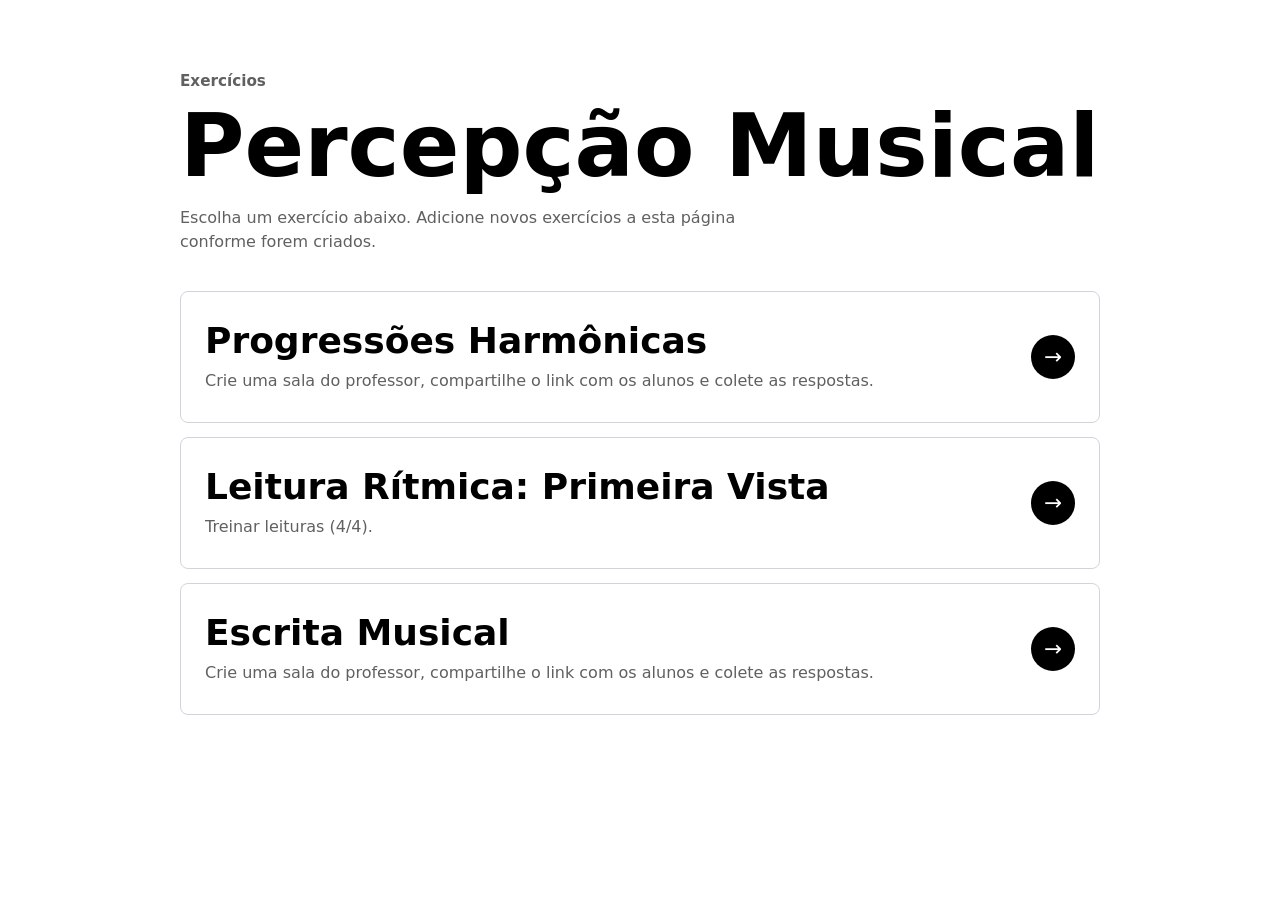
<file: index.html>
<!doctype html>
<html lang="pt-BR">
    <head>
        <meta charset="utf-8" />
        <meta name="viewport" content="width=device-width, initial-scale=1" />
        <title>Exercícios de Percepção</title>
        <style>
            :root {
                color-scheme: light;
                --bg: #ffffff;
                --surface: #ffffff;
                --surface-soft: #f7f7f7;
                --text: #000000;
                --muted: #606060;
                --line: #d1d5db;
                --primary: #000000;
            }

            * {
                box-sizing: border-box;
            }

            body {
                margin: 0;
                min-height: 100vh;
                background: var(--bg);
                color: var(--text);
                font-family:
                    Inter,
                    ui-sans-serif,
                    system-ui,
                    -apple-system,
                    BlinkMacSystemFont,
                    "Segoe UI",
                    sans-serif;
            }

            main {
                width: min(920px, calc(100% - 32px));
                margin: 0 auto;
                padding: 72px 0;
            }

            header {
                margin-bottom: 36px;
            }

            h1,
            h2,
            p {
                margin: 0;
            }

            h1 {
                font-size: clamp(3rem, 8vw, 5.5rem);
                line-height: 0.95;
                letter-spacing: 0;
                font-weight: 900;
            }

            .eyebrow {
                color: var(--muted);
                font-size: 0.95rem;
                font-weight: 700;
                margin-bottom: 14px;
            }

            .lede {
                max-width: 58ch;
                color: var(--muted);
                line-height: 1.55;
                margin-top: 18px;
            }

            .exercise-list {
                display: grid;
                gap: 14px;
            }

            .exercise-card {
                min-height: 132px;
                border: 1px solid var(--line);
                border-radius: 8px;
                background: var(--surface);
                color: inherit;
                text-decoration: none;
                padding: 24px;
                display: grid;
                grid-template-columns: 1fr auto;
                align-items: center;
                gap: 20px;
            }

            .exercise-card:hover,
            .exercise-card:focus-visible {
                background: var(--surface-soft);
                outline: none;
            }

            .exercise-card h2 {
                font-size: clamp(1.5rem, 3vw, 2.25rem);
                line-height: 1.1;
                font-weight: 900;
            }

            .exercise-card p {
                color: var(--muted);
                line-height: 1.5;
                margin-top: 8px;
            }

            .arrow {
                width: 44px;
                height: 44px;
                border-radius: 999px;
                background: var(--primary);
                color: white;
                display: grid;
                place-items: center;
                font-size: 1.35rem;
                line-height: 1;
            }

            @media (max-width: 640px) {
                main {
                    padding: 48px 0;
                }

                .exercise-card {
                    grid-template-columns: 1fr;
                }

                .arrow {
                    justify-self: start;
                }
            }
        </style>
    </head>
    <body>
        <main>
            <header>
                <p class="eyebrow">Exercícios</p>
                <h1>Percepção Musical</h1>
                <p class="lede">Escolha um exercício abaixo. Adicione novos exercícios a esta página conforme forem criados.</p>
            </header>

            <section class="exercise-list" aria-label="Lista de exercícios">
            
                <a class="exercise-card" href="./progressions/">
                    <span>
                        <h2>Progressões Harmônicas</h2>
                        <p>Crie uma sala do professor, compartilhe o link com os alunos e colete as respostas.</p>
                    </span>
                    <span class="arrow" aria-hidden="true">&rarr;</span>
                </a>
                
                <a class="exercise-card" href="./leitura/leitura-1">
                    <span>
                        <h2>Leitura Rítmica: Primeira Vista</h2>
                        <p>Treinar leituras (4/4).</p>
                    </span>
                    <span class="arrow" aria-hidden="true">&rarr;</span>
                </a>
                
                <a class="exercise-card" href="./write/">
                    <span>
                        <h2>Escrita Musical</h2>
                        <p>Crie uma sala do professor, compartilhe o link com os alunos e colete as respostas.</p>
                    </span>
                    <span class="arrow" aria-hidden="true">&rarr;</span>
                </a>
            </section>
        </main>
    </body>
</html>
</file>
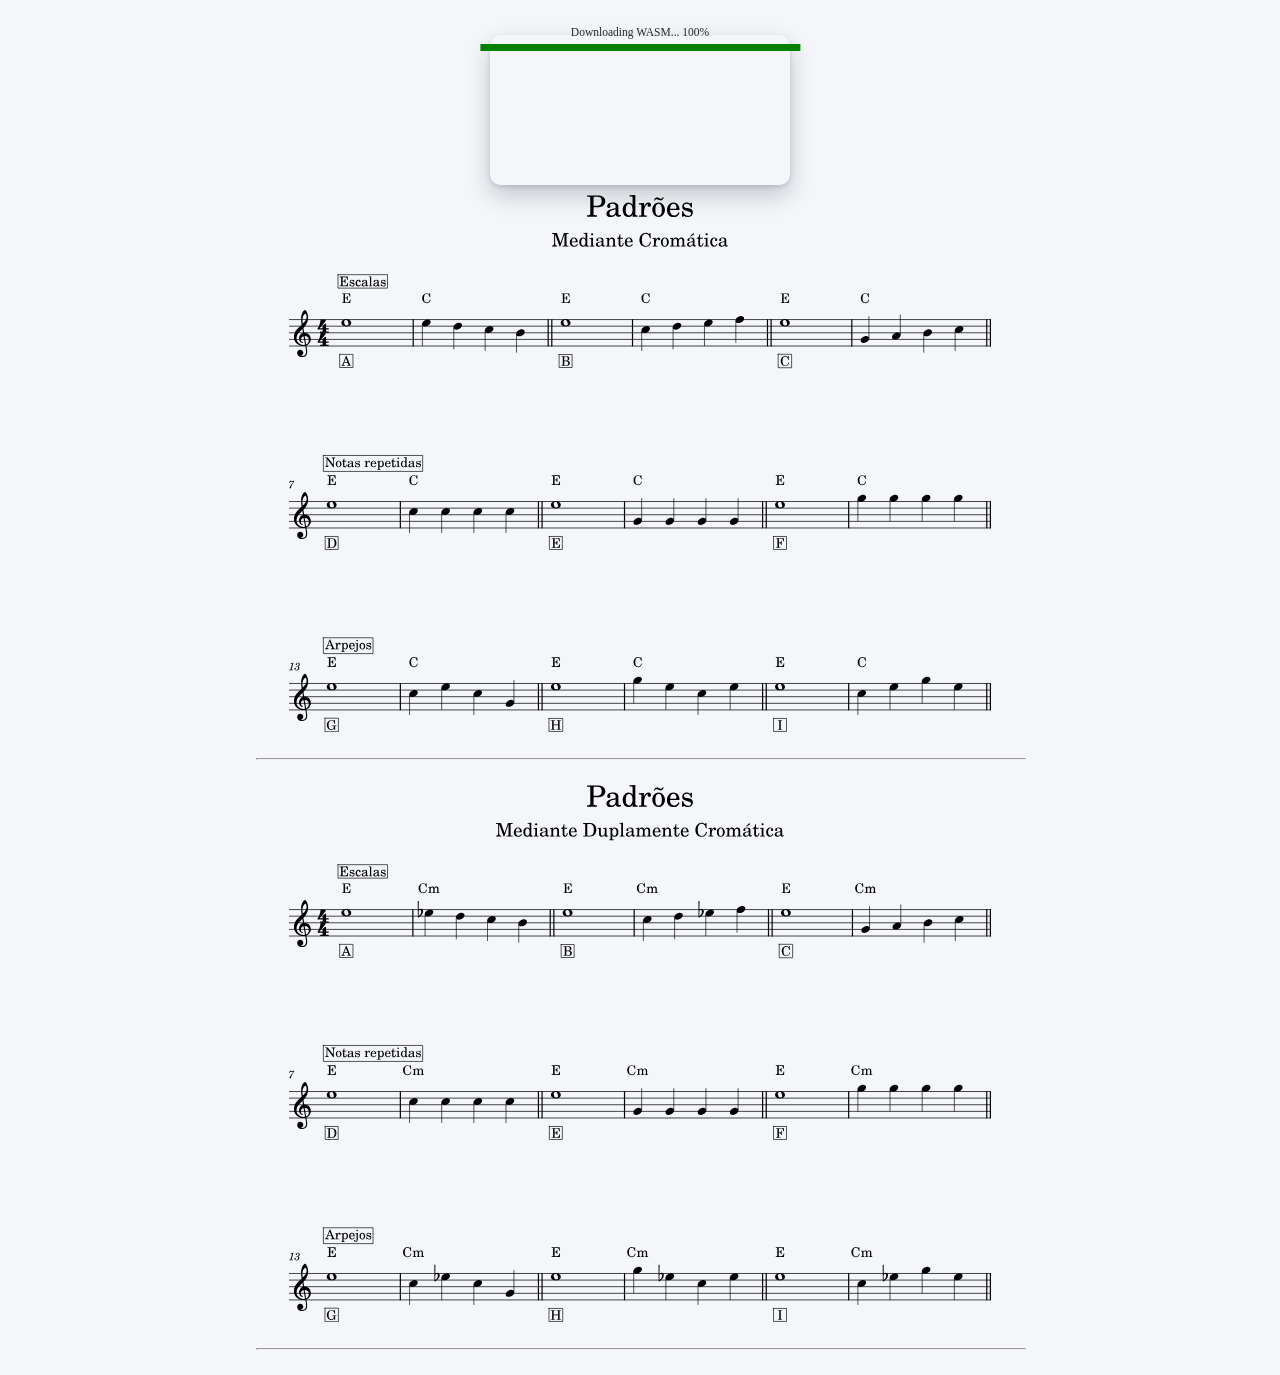
<file: mediantes/index.html>
<!doctype html>
<html lang="en">
    <head>
        <title>.</title>
        <meta charset="UTF-8" />
        <!-- WebApp manifest -->
        <link rel="manifest" href="manifest.json" />
        <meta name="theme-color" content="#000000" />
        <meta name="viewport" content="width=device-width, initial-scale=1" />
        <link rel="apple-touch-icon" href="icon-192.png" />
        <meta name="mobile-web-app-capable" content="yes" />
        <!-- Always BEFORE pd4web.js (it update COI) -->
        <script src="./pd4web.threads.js"></script>
        <!-- Main modules -->

        <script src="./pd4web.js"></script>
        <style>
            :root {
                --bg: #f4f6f9;
                --fg: rgba(20, 25, 31, 0.92);
                --panel: rgba(255, 255, 255, 0.75);
                --shadow: rgba(15, 23, 42, 0.12) 0px 2px 4px, rgba(15, 23, 42, 0.22) 0px 10px 24px;
            }

            @media (prefers-color-scheme: dark) {
                :root {
                    --bg: #171b20;
                    --fg: rgba(255, 255, 255, 0.9);
                    --panel: rgba(36, 40, 46, 0.7);
                    --shadow: rgba(0, 0, 0, 0.2) 0px 2px 4px, rgba(0, 0, 0, 0.45) 0px 12px 28px;
                }
            }

            body {
                margin: 0;
                touch-action: pan-x pan-y;
                background-color: var(--bg);
                color: var(--fg);
            }

            span {
                color: var(--fg);
            }

            #wasm-loader {
                position: fixed;
                top: 1rem;
                left: 50%;
                transform: translateX(-50%);
                display: grid;
                gap: 0.35rem;
                text-align: center;
                width: min(320px, calc(100vw - 2rem));
                padding: 0.65rem 0.85rem;
                border-radius: 0.65rem;
            }

            #status {
                font-size: 0.72rem;
            }

            #progress {
                width: 100%;
                height: 0.45rem;
                border-radius: 999px;
            }

            .pd4web-patch-canvas {
                margin: 10px auto;
                display: block;
                border-radius: 0.65rem;
                box-shadow: var(--shadow);
            }

            .pd4web-patch-canvas:focus {
                box-shadow:
                    rgba(100, 30, 37, 0.12) 0px 2px 4px 0px,
                    rgba(100, 30, 37, 0.32) 0px 2px 16px 0px;
                outline: none;
            }

            .pd4web-sound-switch {
                display: flex;
                justify-content: center;
                align-items: center;
                width: 25px;
                height: 25px;
                margin: 0 auto;
                transform: none;
            }

            .score {
                display: block;
                width: auto;
                max-width: 95%;
                height: auto;
                margin: 0 auto;
            }

            @media (prefers-color-scheme: dark) {
                .pd4web-sound-switch {
                    filter: invert(1);
                }
                .score {
                    display: block;
                    width: auto;
                    max-width: 95%;
                    height: auto;
                    margin: 0 auto;
                    filter: invert(1);
                }
            }
        </style>
    </head>
    <body>
        <div id="wasm-loader">
            <span id="status">Loading...</span>
            <progress id="progress" value="0" max="100"></progress>
        </div>

        <!-- All the styles are in the pd4web.style.css -->
        <span class="pd4web-sound-switch" id="Pd4WebAudioSwitch"></span>
        <canvas tabindex="0" class="pd4web-patch-canvas" id="Pd4WebCanvas"></canvas>

        <div style="text-align: center">
            <img src="score1.svg" class="score" />
            <hr style="width: 60%; margin:2%;margin-left: 20%; %" />
            <img src="duplamente.svg" class="score" />
            <hr style="width: 60%; margin:2%;margin-left: 20%; %" />
        </div>
        <script>
            const getEId = (id) => document.getElementById(id);
            const ui = { status: getEId("status"), progress: getEId("progress"), loader: getEId("wasm-loader") };
            var Pd4Web = null;

            /* Download the wasm file */
            const fetchWasm = (url) =>
                new Promise((resolve, reject) => {
                    const xhr = new XMLHttpRequest();
                    xhr.open("GET", url);
                    xhr.responseType = "arraybuffer";
                    xhr.onprogress = ({ loaded, total, lengthComputable }) => {
                        if (!lengthComputable) return;
                        const pct = Math.floor((loaded / total) * 100);
                        ui.progress.value = pct;
                        ui.status.textContent = `Downloading WASM... ${pct}%`;
                    };
                    xhr.onload = () =>
                        xhr.status === 200
                            ? resolve(xhr.response)
                            : reject(new Error(`Failed to load ${url}, status ${xhr.status}`));
                    xhr.onerror = () => reject(new Error(`Network error loading ${url}`));
                    xhr.send();
                });

            /* Init Pd4Web */
            (async () => {
                try {
                    const wasmBinary = await fetchWasm("./pd4web.wasm");
                    Pd4WebModule({ wasmBinary }).then((module) => {
                        Pd4Web = new module.Pd4Web();
                        Pd4Web.openPatch("index.pd", {
                            canvasId: "Pd4WebCanvas",
                            soundToggleId: "Pd4WebAudioSwitch",
                        });
                        ui.loader.style.display = "none";
                    });
                } catch (error) {
                    ui.status.textContent = "Failed to load WASM.";
                    console.error(error);
                }
            })();
        </script>
        <script>
            // Create an App (installable using PWA ( https://en.wikipedia.org/wiki/Progressive_web_app ))
            // if ("serviceWorker" in navigator) {
            //     navigator.serviceWorker
            //         .register("pd4web.sw.js")
            //         .then(() => console.log("Service Worker registered"))
            //         .catch((err) => console.error("Service Worker registration failed:", err));
            // }
        </script>
    </body>
</html>
</file>
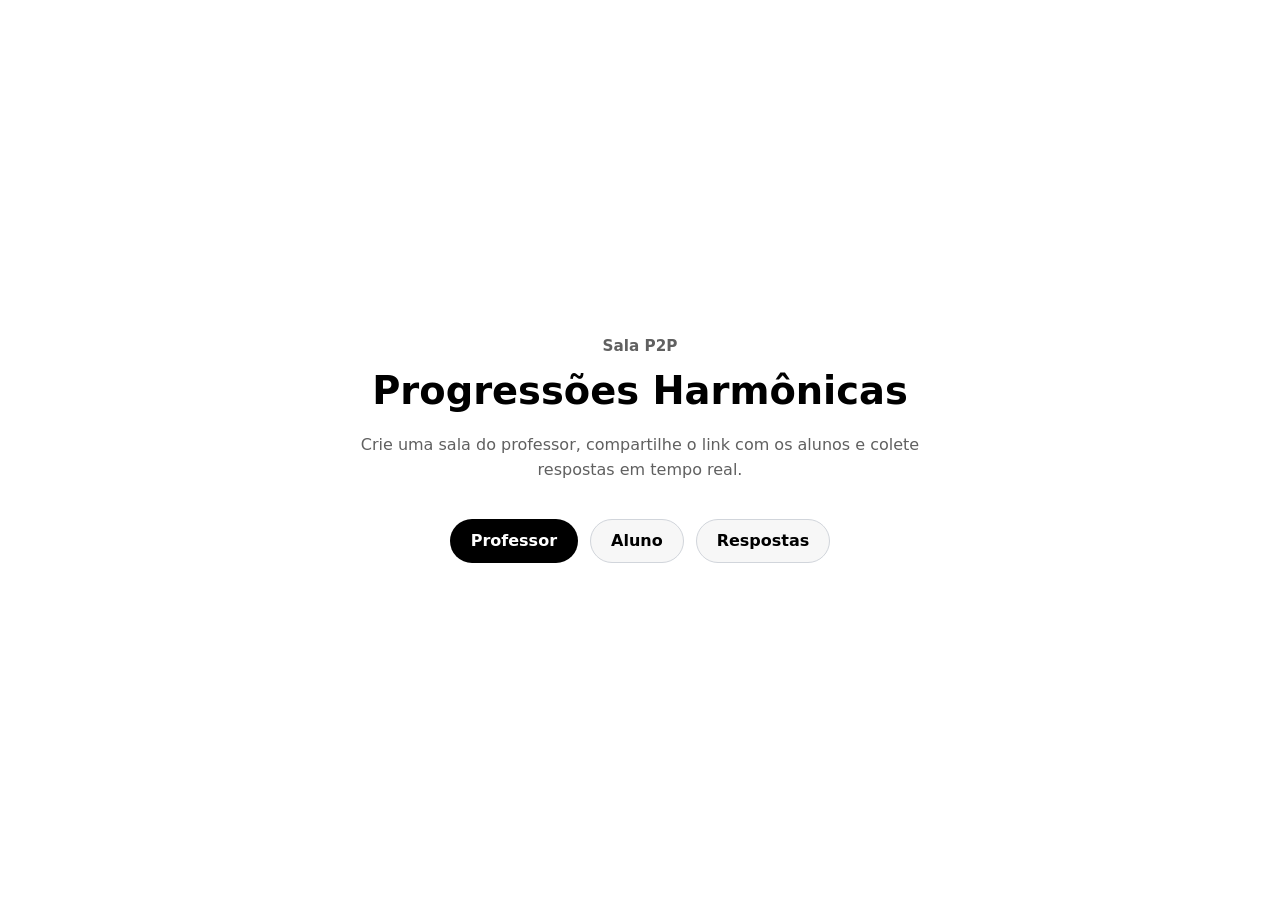
<file: progressions/index.html>
<!doctype html>
<html lang="pt-BR">
    <head>
        <meta charset="utf-8" />
        <meta name="viewport" content="width=device-width, initial-scale=1" />
        <title>Sala de Progressões</title>
        <link rel="stylesheet" href="./styles.css" />
    </head>
    <body>
        <main class="home-shell">
            <section class="home-panel">
                <p class="eyebrow">Sala P2P</p>
                <h2 style="margin-bottom: 20px">Progressões Harmônicas</h2>
                <p class="lede">
                    Crie uma sala do professor, compartilhe o link com os alunos e colete respostas em tempo real.
                </p>
                <div class="home-actions">
                    <a class="button primary" href="./teacher/">Professor</a>
                    <a class="button secondary" href="./students/">Aluno</a>
                    <a class="button secondary" href="./answers/">Respostas</a>
                </div>
            </section>
        </main>
    </body>
</html>
</file>
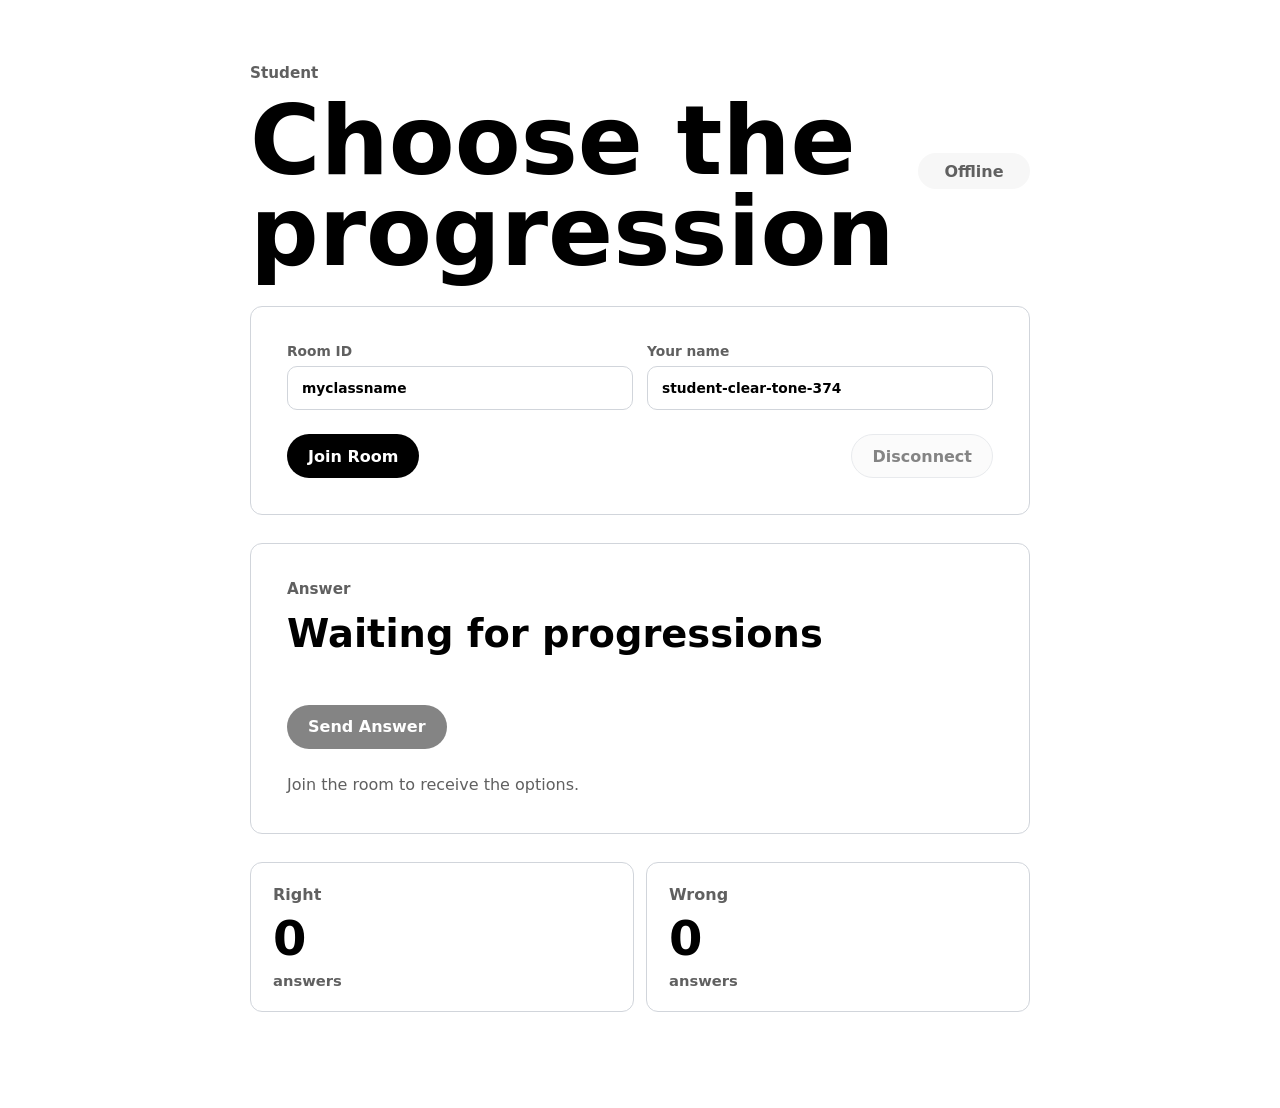
<file: students/index.html>
<!doctype html>
<html lang="en">
    <head>
        <meta charset="utf-8" />
        <meta name="viewport" content="width=device-width, initial-scale=1" />
        <title>Student - Progression Room</title>
        <link rel="stylesheet" href="../styles.css" />
    </head>
    <body data-role="student">
        <main class="app-shell student-layout">
            <header class="topbar">
                <div>
                    <p class="eyebrow">Student</p>
                    <h1>Choose the progression</h1>
                </div>
                <div class="status-pill" id="connection-status">Offline</div>
            </header>

            <section class="panel setup-panel">
                <div class="field-grid">
                    <label>
                        <span>Room ID</span>
                        <input id="room-id" autocomplete="off" placeholder="myclassname" />
                    </label>
                    <label>
                        <span>Your name</span>
                        <input id="user-name" autocomplete="off" />
                    </label>
                </div>
                <div class="action-row">
                    <button class="button primary" id="connect-room" type="button">Join Room</button>
                    <button class="button secondary" id="disconnect-room" type="button" disabled>Disconnect</button>
                </div>
            </section>

            <section class="panel answer-panel">
                <div class="section-heading">
                    <div>
                        <p class="eyebrow">Answer</p>
                        <h2 id="student-prompt">Waiting for progressions</h2>
                    </div>
                </div>
                <div class="block-grid student-blocks" id="student-options"></div>
                <div class="action-row">
                    <button class="button primary" id="send-answer" type="button" disabled>Send Answer</button>
                </div>
                <p class="quiet" id="answer-status">Join the room to receive the options.</p>
            </section>

            <section class="metrics-grid student-score-grid">
                <article class="metric-card">
                    <span>Right</span>
                    <strong id="student-right-count">0</strong>
                    <em>answers</em>
                </article>
                <article class="metric-card">
                    <span>Wrong</span>
                    <strong id="student-wrong-count">0</strong>
                    <em>answers</em>
                </article>
            </section>
        </main>

        <script src="../p2p.js"></script>
        <script src="../classroom.js"></script>
    </body>
</html>
</file>
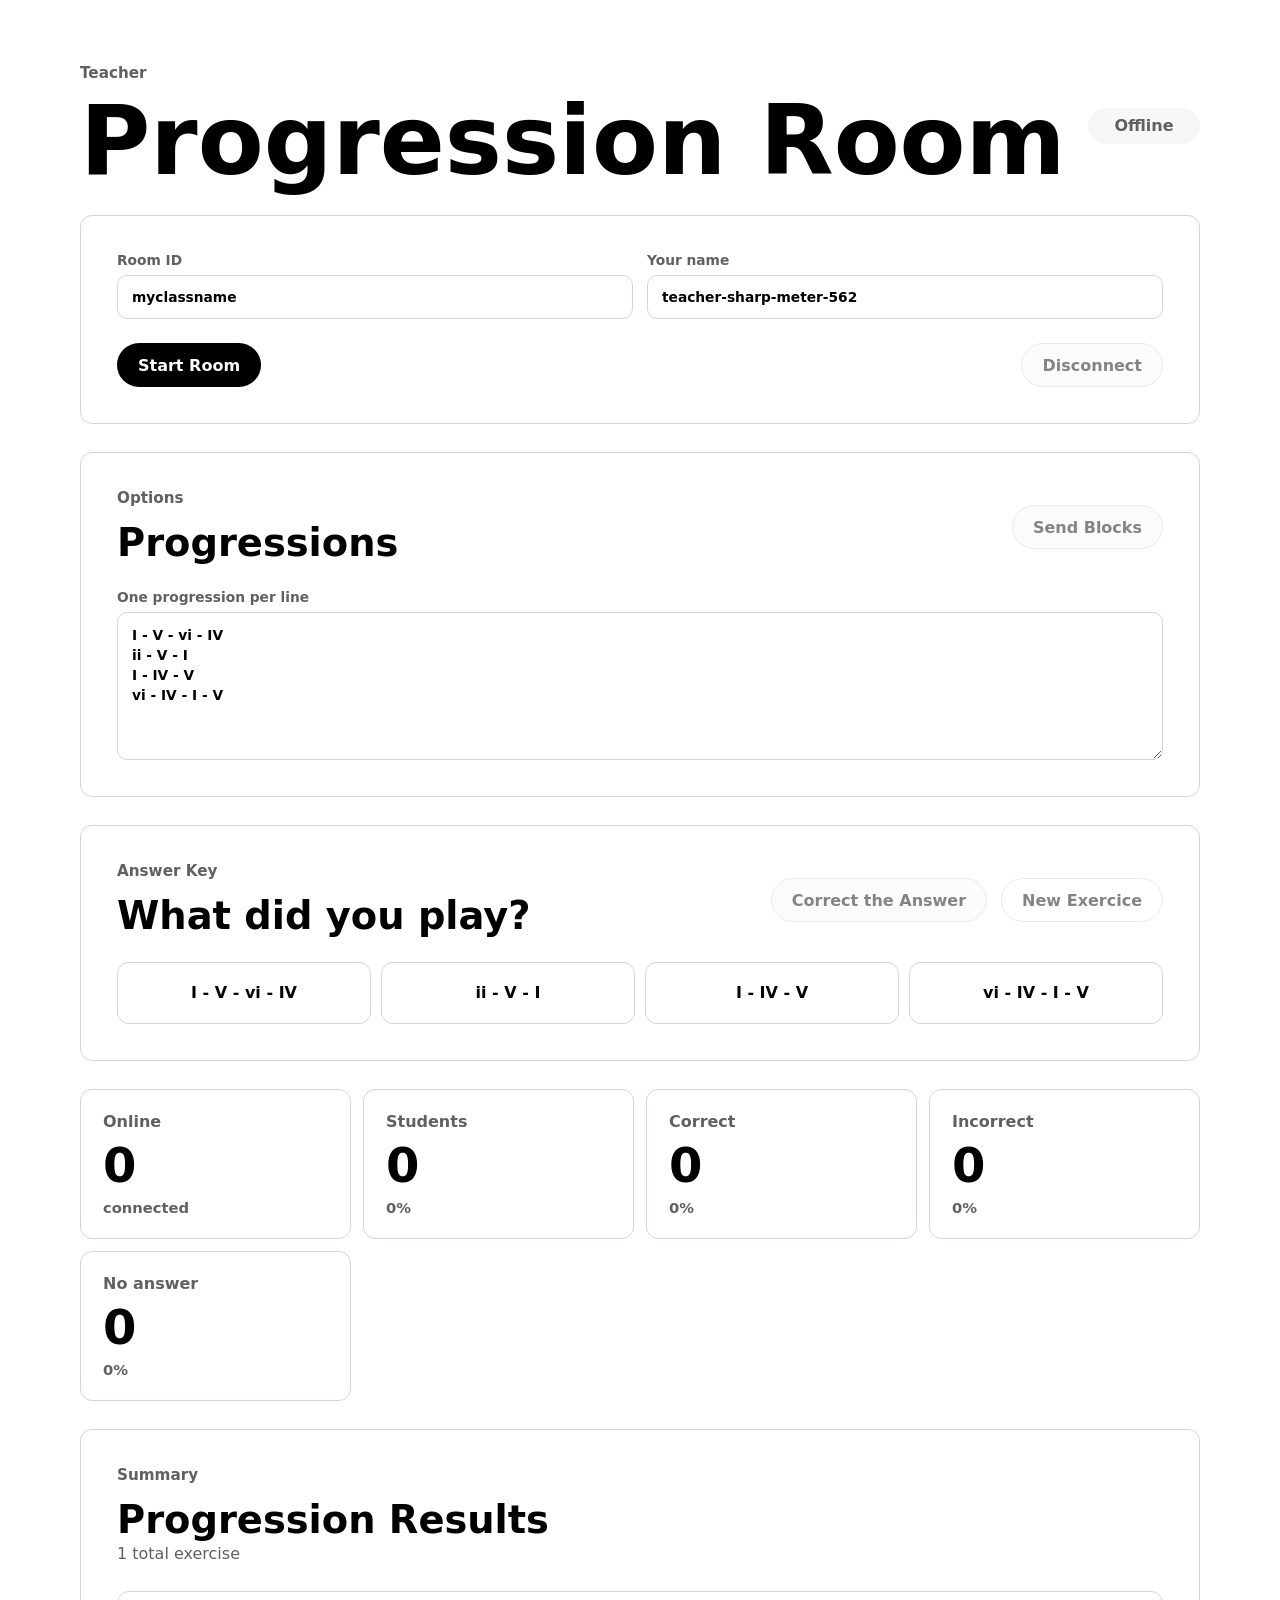
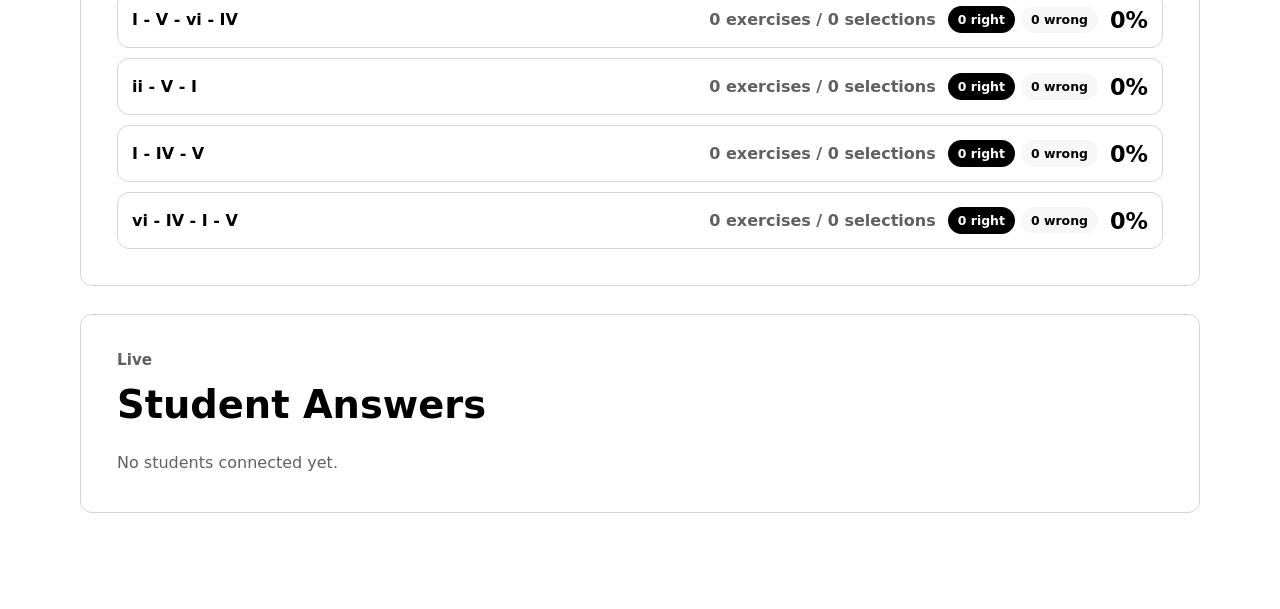
<file: teacher/index.html>
<!doctype html>
<html lang="en">
    <head>
        <meta charset="utf-8" />
        <meta name="viewport" content="width=device-width, initial-scale=1" />
        <title>Teacher - Progression Room</title>
        <link rel="stylesheet" href="../styles.css" />
    </head>
    <body data-role="teacher">
        <main class="app-shell teacher-layout">
            <header class="topbar">
                <div>
                    <p class="eyebrow">Teacher</p>
                    <h1>Progression Room</h1>
                </div>
                <div class="status-pill" id="connection-status">Offline</div>
            </header>

            <section class="panel setup-panel">
                <div class="field-grid">
                    <label>
                        <span>Room ID</span>
                        <input id="room-id" autocomplete="off" placeholder="myclassname" />
                    </label>
                    <label>
                        <span>Your name</span>
                        <input id="user-name" autocomplete="off" />
                    </label>
                </div>
                <div class="action-row">
                    <button class="button primary" id="connect-room" type="button">Start Room</button>
                    <button class="button secondary" id="disconnect-room" type="button" disabled>Disconnect</button>
                </div>
            </section>

            <section class="panel">
                <div class="section-heading">
                    <div>
                        <p class="eyebrow">Options</p>
                        <h2>Progressions</h2>
                    </div>
                    <button class="button secondary" id="send-progressions" type="button" disabled>Send Blocks</button>
                </div>
                <label>
                    <span>One progression per line</span>
                    <textarea id="progression-input" rows="6">I - V - vi - IV
ii - V - I
I - IV - V
vi - IV - I - V</textarea>
                </label>
            </section>

            <section class="panel">
                <div class="section-heading">
                    <div>
                        <p class="eyebrow">Answer Key</p>
                        <h2>What did you play?</h2>
                    </div>
                    <div class="action-row compact-actions">
                        <button class="button secondary" id="correct-answer" type="button" disabled>
                            Correct the Answer
                        </button>
                        <button class="button danger" id="reset-round" type="button" disabled>New Exercice</button>
                    </div>
                </div>
                <div class="block-grid" id="correct-options"></div>
            </section>

            <section class="metrics-grid">
                <article class="metric-card">
                    <span>Online</span>
                    <strong id="online-count">0</strong>
                    <em>connected</em>
                </article>
                <article class="metric-card">
                    <span>Students</span>
                    <strong id="student-count">0</strong>
                    <em id="student-percent">100%</em>
                </article>
                <article class="metric-card">
                    <span>Correct</span>
                    <strong id="correct-count">0</strong>
                    <em id="correct-percent">0%</em>
                </article>
                <article class="metric-card">
                    <span>Incorrect</span>
                    <strong id="incorrect-count">0</strong>
                    <em id="incorrect-percent">0%</em>
                </article>
                <article class="metric-card">
                    <span>No answer</span>
                    <strong id="missing-count">0</strong>
                    <em id="missing-percent">0%</em>
                </article>
            </section>

            <section class="panel">
                <div class="section-heading">
                    <div>
                        <p class="eyebrow">Summary</p>
                        <h2>Progression Results</h2>
                        <p class="quiet" id="exercise-counter">1 total exercise</p>
                    </div>
                </div>
                <div class="progression-summary" id="progression-summary"></div>
            </section>

            <section class="panel">
                <div class="section-heading">
                    <div>
                        <p class="eyebrow">Live</p>
                        <h2>Student Answers</h2>
                    </div>
                </div>
                <div class="response-list" id="response-list"></div>
            </section>
        </main>

        <script src="../p2p.js"></script>
        <script src="../classroom.js"></script>
    </body>
</html>
</file>
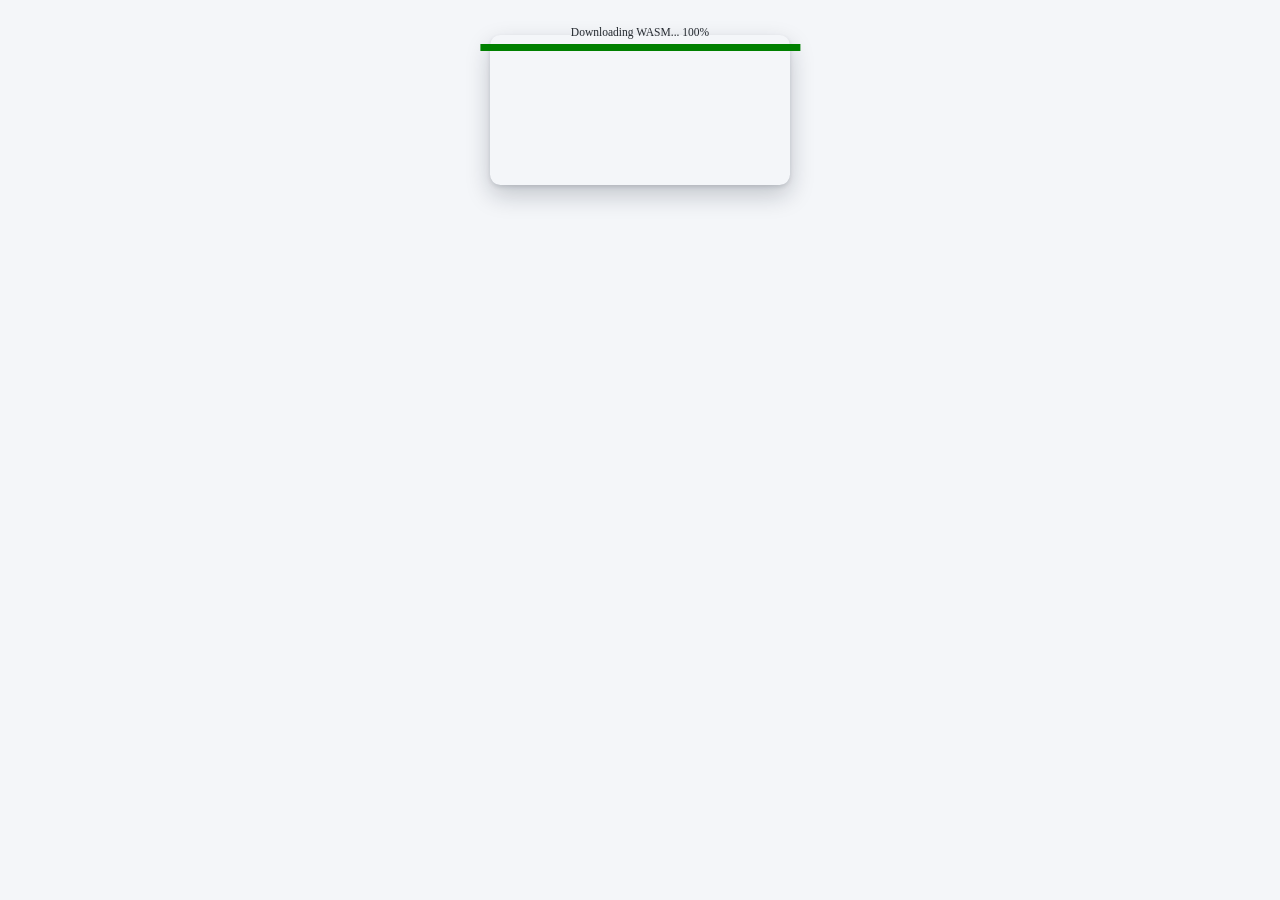
<file: intervalos/WebPatch/index.html>
<!DOCTYPE html><html lang="en"><head>
        <title>.</title>
        <meta charset="UTF-8">
        <!-- WebApp manifest -->
        <link rel="manifest" href="manifest.json">
        <meta name="theme-color" content="#000000">
        <meta name="viewport" content="width=device-width, initial-scale=1">
        <link rel="apple-touch-icon" href="icon-192.png">
        <meta name="mobile-web-app-capable" content="yes">
        <!-- Always BEFORE pd4web.js (it update COI) -->
        <script src="./pd4web.threads.js"></script>
        <!-- Main modules -->

        <script src="./pd4web.js"></script>
        <style>
            :root {
                --bg: #f4f6f9;
                --fg: rgba(20, 25, 31, 0.92);
                --panel: rgba(255, 255, 255, 0.75);
                --shadow: rgba(15, 23, 42, 0.12) 0px 2px 4px, rgba(15, 23, 42, 0.22) 0px 10px 24px;
            }

            @media (prefers-color-scheme: dark) {
                :root {
                    --bg: #171b20;
                    --fg: rgba(255, 255, 255, 0.9);
                    --panel: rgba(36, 40, 46, 0.7);
                    --shadow: rgba(0, 0, 0, 0.2) 0px 2px 4px, rgba(0, 0, 0, 0.45) 0px 12px 28px;
                }
            }

            body {
                margin: 0;
                touch-action: pan-x pan-y;
                background-color: var(--bg);
                color: var(--fg);
            }

            span {
                color: var(--fg);
            }

            #wasm-loader {
                position: fixed;
                top: 1rem;
                left: 50%;
                transform: translateX(-50%);
                display: grid;
                gap: 0.35rem;
                text-align: center;
                width: min(320px, calc(100vw - 2rem));
                padding: 0.65rem 0.85rem;
                border-radius: 0.65rem;
            }

            #status {
                font-size: 0.72rem;
            }

            #progress {
                width: 100%;
                height: 0.45rem;
                border-radius: 999px;
            }

            .pd4web-patch-canvas {
                margin: 10px auto;
                display: block;
                border-radius: 0.65rem;
                box-shadow: var(--shadow);
            }

            .pd4web-patch-canvas:focus {
                box-shadow:
                    rgba(100, 30, 37, 0.12) 0px 2px 4px 0px,
                    rgba(100, 30, 37, 0.32) 0px 2px 16px 0px;
                outline: none;
            }

            .pd4web-sound-switch {
                display: flex;
                justify-content: center;
                align-items: center;
                width: 25px;
                height: 25px;
                margin: 0 auto;
                transform: none;
            }

            @media (prefers-color-scheme: dark) {
                .pd4web-sound-switch {
                    filter: invert(1);
                }
            }
        </style>
    </head>
    <body>
        <div id="wasm-loader">
            <span id="status">Loading...</span>
            <progress id="progress" value="0" max="100"></progress>
        </div>

        <!-- All the styles are in the pd4web.style.css -->
        <span class="pd4web-sound-switch" id="Pd4WebAudioSwitch"></span>
        <canvas tabindex="0" class="pd4web-patch-canvas" id="Pd4WebCanvas"></canvas>
        <script>
            const getEId = (id) => document.getElementById(id);
            const ui = { status: getEId("status"), progress: getEId("progress"), loader: getEId("wasm-loader") };
            var Pd4Web = null;

            /* Download the wasm file */
            const fetchWasm = (url) =>
                new Promise((resolve, reject) => {
                    const xhr = new XMLHttpRequest();
                    xhr.open("GET", url);
                    xhr.responseType = "arraybuffer";
                    xhr.onprogress = ({ loaded, total, lengthComputable }) => {
                        if (!lengthComputable) return;
                        const pct = Math.floor((loaded / total) * 100);
                        ui.progress.value = pct;
                        ui.status.textContent = `Downloading WASM... ${pct}%`;
                    };
                    xhr.onload = () =>
                        xhr.status === 200
                            ? resolve(xhr.response)
                            : reject(new Error(`Failed to load ${url}, status ${xhr.status}`));
                    xhr.onerror = () => reject(new Error(`Network error loading ${url}`));
                    xhr.send();
                });

            /* Init Pd4Web */
            (async () => {
                try {
                    const wasmBinary = await fetchWasm("./pd4web.wasm");
                    Pd4WebModule({ wasmBinary }).then((module) => {
                        Pd4Web = new module.Pd4Web();
                        Pd4Web.openPatch("index.pd", {
                            canvasId: "Pd4WebCanvas",
                            soundToggleId: "Pd4WebAudioSwitch",
                        });
                        ui.loader.style.display = "none";
                    });
                } catch (error) {
                    ui.status.textContent = "Failed to load WASM.";
                    console.error(error);
                }
            })();
        </script>
        <script>
            // Create an App (installable using PWA ( https://en.wikipedia.org/wiki/Progressive_web_app ))
            // if ("serviceWorker" in navigator) {
            //     navigator.serviceWorker
            //         .register("pd4web.sw.js")
            //         .then(() => console.log("Service Worker registered"))
            //         .catch((err) => console.error("Service Worker registration failed:", err));
            // }
        </script>
    

</body></html>
</file>
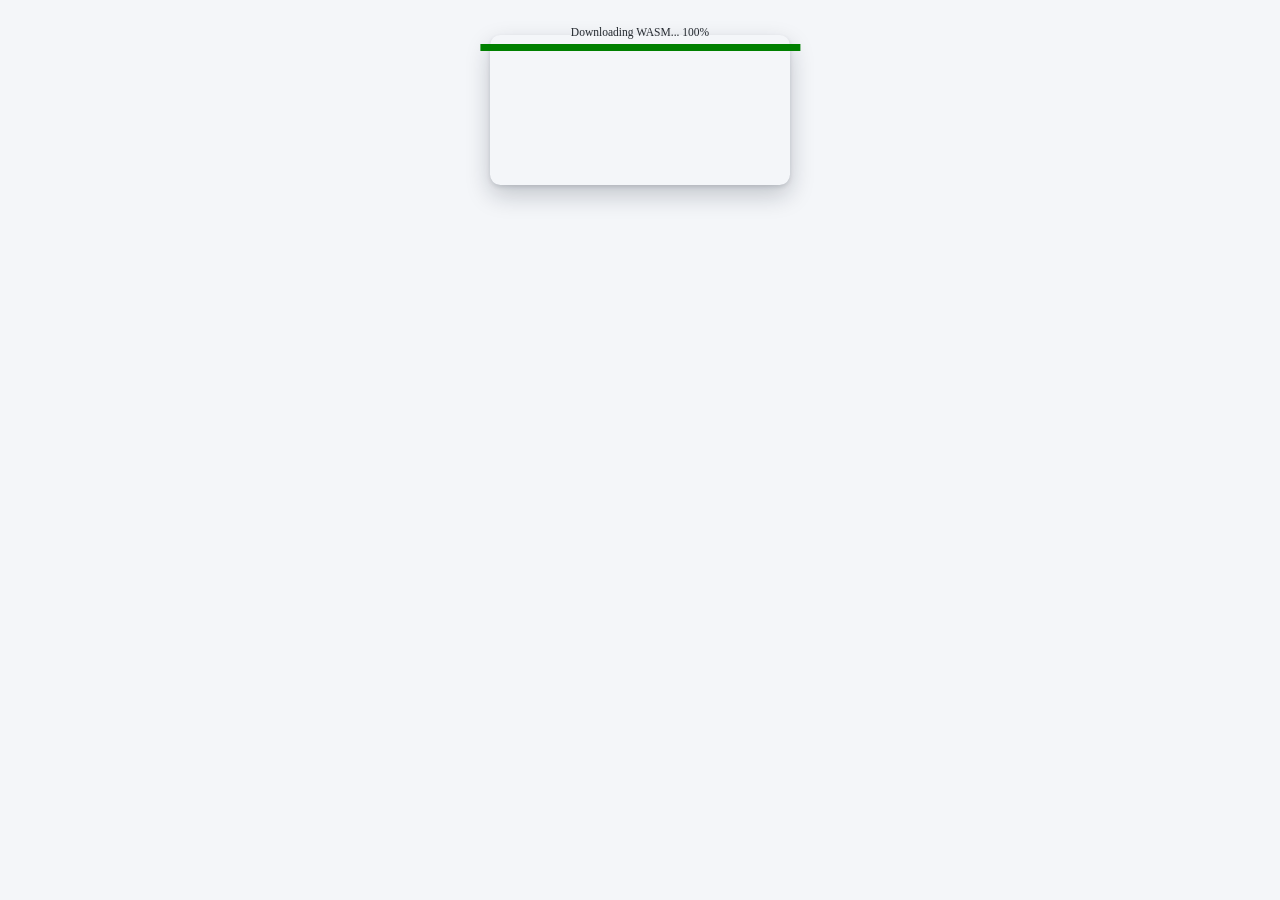
<file: leitura/leitura-1/index.html>
<!doctype html>
<html lang="en">
    <head>
        <title>Pd4Web</title>
        <meta charset="UTF-8" />
        <!-- WebApp manifest -->
        <link rel="manifest" href="manifest.json" />
        <meta name="theme-color" content="#000000" />
        <meta name="viewport" content="width=device-width, initial-scale=1" />
        <link rel="apple-touch-icon" href="icon-192.png" />
        <meta name="mobile-web-app-capable" content="yes" />
        <!-- Always BEFORE pd4web.js (it update COI) -->
        <script src="./pd4web.threads.js"></script>
        <!-- Main modules -->

        <script src="./pd4web.js"></script>
        <style>
            :root {
                --bg: #f4f6f9;
                --fg: rgba(20, 25, 31, 0.92);
                --panel: rgba(255, 255, 255, 0.75);
                --shadow: rgba(15, 23, 42, 0.12) 0px 2px 4px, rgba(15, 23, 42, 0.22) 0px 10px 24px;
            }

            @media (prefers-color-scheme: dark) {
                :root {
                    --bg: #171b20;
                    --fg: rgba(255, 255, 255, 0.9);
                    --panel: rgba(36, 40, 46, 0.7);
                    --shadow: rgba(0, 0, 0, 0.2) 0px 2px 4px, rgba(0, 0, 0, 0.45) 0px 12px 28px;
                }
            }

            body {
                margin: 0;
                touch-action: pan-x pan-y;
                background-color: var(--bg);
                color: var(--fg);
            }

            span {
                color: var(--fg);
            }

            #wasm-loader {
                position: fixed;
                top: 1rem;
                left: 50%;
                transform: translateX(-50%);
                display: grid;
                gap: 0.35rem;
                text-align: center;
                width: min(320px, calc(100vw - 2rem));
                padding: 0.65rem 0.85rem;
                border-radius: 0.65rem;
            }

            #status {
                font-size: 0.72rem;
            }

            #progress {
                width: 100%;
                height: 0.45rem;
                border-radius: 999px;
            }

            .pd4web-patch-canvas {
                margin: 10px auto;
                display: block;
                border-radius: 0.65rem;
                box-shadow: var(--shadow);
            }

            .pd4web-patch-canvas:focus {
                box-shadow:
                    rgba(100, 30, 37, 0.12) 0px 2px 4px 0px,
                    rgba(100, 30, 37, 0.32) 0px 2px 16px 0px;
                outline: none;
            }

            .pd4web-sound-switch {
                display: flex;
                justify-content: center;
                align-items: center;
                width: 25px;
                height: 25px;
                margin: 0 auto;
                transform: none;
            }

            @media (prefers-color-scheme: dark) {
                .pd4web-sound-switch {
                    filter: invert(1);
                }
            }
        </style>
    </head>
    <body>
        <div id="wasm-loader">
            <span id="status">Loading...</span>
            <progress id="progress" value="0" max="100"></progress>
        </div>

        <!-- All the styles are in the pd4web.style.css -->
        <span class="pd4web-sound-switch" id="Pd4WebAudioSwitch"></span>
        <canvas tabindex="0" class="pd4web-patch-canvas" id="Pd4WebCanvas"></canvas>
        <script>
            const getEId = (id) => document.getElementById(id);
            const ui = { status: getEId("status"), progress: getEId("progress"), loader: getEId("wasm-loader") };
            var Pd4Web = null;

            /* Download the wasm file */
            const fetchWasm = (url) =>
                new Promise((resolve, reject) => {
                    const xhr = new XMLHttpRequest();
                    xhr.open("GET", url);
                    xhr.responseType = "arraybuffer";
                    xhr.onprogress = ({ loaded, total, lengthComputable }) => {
                        if (!lengthComputable) return;
                        const pct = Math.floor((loaded / total) * 100);
                        ui.progress.value = pct;
                        ui.status.textContent = `Downloading WASM... ${pct}%`;
                    };
                    xhr.onload = () =>
                        xhr.status === 200
                            ? resolve(xhr.response)
                            : reject(new Error(`Failed to load ${url}, status ${xhr.status}`));
                    xhr.onerror = () => reject(new Error(`Network error loading ${url}`));
                    xhr.send();
                });

            /* Init Pd4Web */
            (async () => {
                try {
                    const wasmBinary = await fetchWasm("./pd4web.wasm");
                    Pd4WebModule({ wasmBinary }).then((module) => {
                        Pd4Web = new module.Pd4Web();
                        Pd4Web.openPatch("index.pd", {
                            canvasId: "Pd4WebCanvas",
                            soundToggleId: "Pd4WebAudioSwitch",
                        });
                        ui.loader.style.display = "none";
                    });
                } catch (error) {
                    ui.status.textContent = "Failed to load WASM.";
                    console.error(error);
                }
            })();
        </script>
        <script>
            // Create an App (installable using PWA ( https://en.wikipedia.org/wiki/Progressive_web_app ))
            // if ("serviceWorker" in navigator) {
            //     navigator.serviceWorker
            //         .register("pd4web.sw.js")
            //         .then(() => console.log("Service Worker registered"))
            //         .catch((err) => console.error("Service Worker registration failed:", err));
            // }
        </script>
    </body>
</html>
</file>
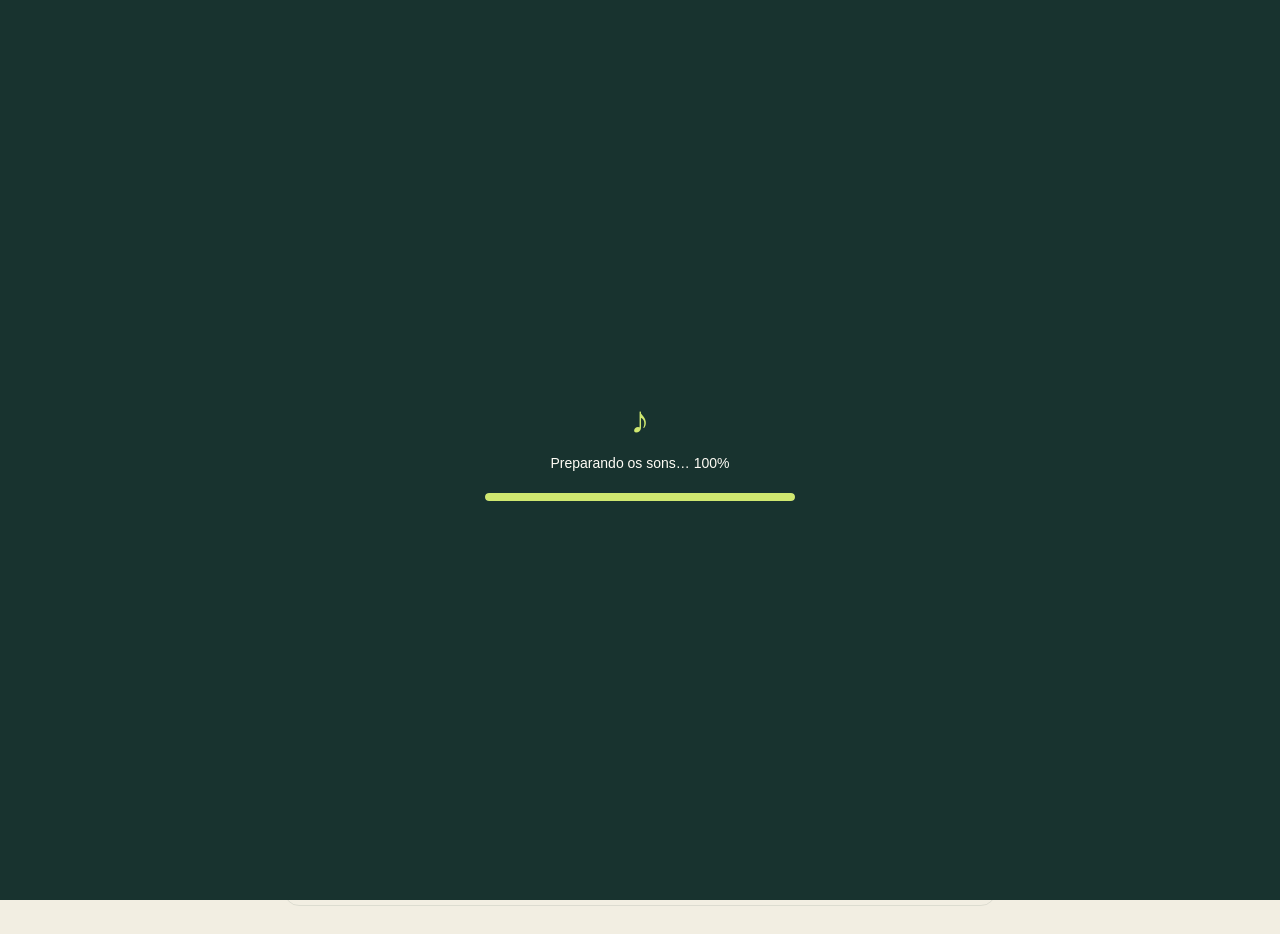
<file: modos/ex1/index.html>
<!doctype html>
<html lang="pt-BR">
    <head>
        <meta charset="UTF-8" />
        <meta name="viewport" content="width=device-width, initial-scale=1, viewport-fit=cover" />
        <meta name="theme-color" content="#18332f" />
        <meta name="description" content="Exercício de percepção de modos e sequências musicais." />
        <title>Ouvido Modal</title>
        <link rel="manifest" href="manifest.json" />
        <link rel="apple-touch-icon" href="icon-192.png" />
        <meta name="mobile-web-app-capable" content="yes" />
        <meta name="apple-mobile-web-app-capable" content="yes" />
        <!-- Must be loaded before pd4web.js. -->
        <script src="./pd4web.threads.js"></script>
        <script src="./pd4web.js"></script>
        <script src="./vexflow.js"></script>
        <style>
            :root {
                color-scheme: light;
                --ink: #18332f;
                --muted: #66736f;
                --paper: #fffdf6;
                --canvas: #f2eee2;
                --line: #d8d5c9;
                --accent: #e85d3f;
                --accent-dark: #bd3d26;
                --lime: #cfe870;
                --shadow: 0 18px 48px rgba(24, 51, 47, 0.12);
            }
            * {
                box-sizing: border-box;
            }
            html {
                min-height: 100%;
                background: var(--canvas);
            }
            body {
                min-height: 100vh;
                min-height: 100dvh;
                margin: 0;
                color: var(--ink);
                background:
                    radial-gradient(circle at 8% 8%, rgba(207, 232, 112, 0.38), transparent 30rem),
                    radial-gradient(circle at 100% 22%, rgba(232, 93, 63, 0.12), transparent 28rem), var(--canvas);
                font-family:
                    Inter,
                    ui-sans-serif,
                    -apple-system,
                    BlinkMacSystemFont,
                    "Segoe UI",
                    sans-serif;
                -webkit-font-smoothing: antialiased;
                touch-action: manipulation;
            }
            button {
                font: inherit;
            }
            button:focus-visible {
                outline: 3px solid rgba(232, 93, 63, 0.35);
                outline-offset: 3px;
            }
            .app-shell {
                width: min(100%, 760px);
                margin: 0 auto;
                padding: max(22px, env(safe-area-inset-top)) 16px max(28px, env(safe-area-inset-bottom));
            }
            .topbar {
                display: flex;
                align-items: center;
                justify-content: space-between;
                gap: 16px;
                margin-bottom: 20px;
            }
            .brand {
                display: flex;
                align-items: center;
                gap: 11px;
            }
            .brand-mark {
                display: grid;
                place-items: center;
                width: 42px;
                height: 42px;
                border-radius: 50%;
                color: var(--paper);
                background: var(--ink);
                font:
                    24px Georgia,
                    serif;
                box-shadow: 4px 4px 0 var(--lime);
            }
            .brand-text {
                line-height: 1.05;
            }
            .brand-text strong,
            .brand-text span {
                display: block;
            }
            .brand-text strong {
                font:
                    600 19px Georgia,
                    serif;
                letter-spacing: -0.02em;
            }
            .brand-text span {
                margin-top: 4px;
                color: var(--muted);
                font-size: 11px;
                font-weight: 750;
                letter-spacing: 0.12em;
                text-transform: uppercase;
            }
            .score {
                min-width: 70px;
                padding: 8px 12px;
                border: 1px solid rgba(24, 51, 47, 0.13);
                border-radius: 999px;
                background: rgba(255, 253, 246, 0.7);
                font-size: 13px;
                font-weight: 750;
                text-align: center;
            }
            .hero {
                position: relative;
                overflow: hidden;
                padding: 25px 22px 23px;
                border-radius: 25px;
                color: var(--paper);
                background: var(--ink);
                box-shadow: var(--shadow);
            }
            .hero::after {
                position: absolute;
                right: -20px;
                bottom: -55px;
                width: 180px;
                height: 180px;
                border: 34px solid rgba(207, 232, 112, 0.13);
                border-radius: 50%;
                content: "";
            }
            .eyebrow {
                margin: 0 0 8px;
                color: var(--lime);
                font-size: 11px;
                font-weight: 800;
                letter-spacing: 0.14em;
                text-transform: uppercase;
            }
            h1 {
                max-width: 520px;
                margin: 0;
                font:
                    500 clamp(29px, 7.8vw, 46px)/1.03 Georgia,
                    serif;
                letter-spacing: -0.04em;
            }
            .hero-copy {
                max-width: 470px;
                margin: 12px 0 20px;
                color: rgba(255, 253, 246, 0.72);
                font-size: 14px;
                line-height: 1.5;
            }
            .audio-actions {
                position: relative;
                z-index: 1;
                display: grid;
                grid-template-columns: 1fr;
                gap: 10px;
            }
            .audio-button,
            .new-button,
            .play-button,
            .submit-button,
            .secondary-button {
                min-height: 52px;
                border: 0;
                border-radius: 15px;
                cursor: pointer;
                font-weight: 800;
                transition:
                    transform 140ms ease,
                    background-color 140ms ease,
                    opacity 140ms ease;
            }
            .audio-button:active,
            .new-button:active,
            .play-button:active,
            .submit-button:active,
            .secondary-button:active,
            .option-button:active,
            .melody-button:active {
                transform: scale(0.97);
            }
            .audio-button {
                position: relative;
                padding: 0 18px 0 49px;
                color: var(--ink);
                background-color: var(--lime);
                background-position: 17px center;
                background-repeat: no-repeat;
                background-size: 23px;
                text-align: left;
            }
            .audio-button.is-on {
                background-color: #e3f5a4;
            }
            .exercise-controls {
                display: grid;
                grid-template-columns: 1fr 1fr;
                gap: 10px;
                margin-top: 15px;
                padding: 10px;
                border: 1px solid rgba(24, 51, 47, 0.09);
                border-radius: 19px;
                background: rgba(255, 253, 246, 0.76);
                box-shadow: 0 8px 24px rgba(24, 51, 47, 0.06);
            }
            .play-button,
            .new-button {
                padding: 0 14px;
            }
            .play-button {
                color: var(--paper);
                background: var(--accent);
            }
            .new-button {
                color: var(--ink);
                background: var(--lime);
            }
            .control-icon {
                margin-right: 7px;
                font-size: 17px;
                line-height: 0;
            }
            button:disabled {
                cursor: not-allowed;
                opacity: 0.45;
            }
            .steps {
                display: grid;
                gap: 14px;
                margin-top: 15px;
            }
            .step-card {
                padding: 21px;
                border: 1px solid rgba(24, 51, 47, 0.09);
                border-radius: 23px;
                background: rgba(255, 253, 246, 0.93);
                box-shadow: 0 10px 30px rgba(24, 51, 47, 0.07);
                transition: opacity 180ms ease;
            }
            .step-card.is-locked {
                opacity: 0.55;
            }
            .step-card.is-locked .answer-slots,
            .step-card.is-locked .melody-grid,
            .step-card.is-locked .letter-tools {
                display: none;
            }
            .step-header {
                display: flex;
                align-items: center;
                justify-content: space-between;
                gap: 14px;
                margin-bottom: 17px;
            }
            .step-title {
                display: flex;
                align-items: center;
                gap: 11px;
            }
            .step-number {
                display: grid;
                flex: 0 0 auto;
                place-items: center;
                width: 31px;
                height: 31px;
                border-radius: 50%;
                color: var(--paper);
                background: var(--ink);
                font-size: 13px;
                font-weight: 850;
            }
            .step-card.is-complete .step-number {
                color: var(--ink);
                background: var(--lime);
            }
            h2 {
                margin: 0;
                font:
                    600 21px Georgia,
                    serif;
                letter-spacing: -0.02em;
            }
            .step-hint {
                color: var(--muted);
                font-size: 12px;
                text-align: right;
            }
            .mode-grid {
                display: grid;
                grid-template-columns: repeat(2, minmax(0, 1fr));
                gap: 10px;
            }
            .option-button {
                min-height: 56px;
                padding: 11px;
                border: 1px solid var(--line);
                border-radius: 15px;
                color: var(--ink);
                background: #faf8f0;
                cursor: pointer;
                font-weight: 750;
                transition:
                    transform 140ms ease,
                    border-color 140ms ease,
                    background-color 140ms ease;
            }
            .option-button[aria-pressed="true"] {
                border-color: var(--ink);
                background: var(--lime);
                box-shadow: inset 0 0 0 1px var(--ink);
            }
            .answer-slots {
                display: grid;
                grid-template-columns: repeat(2, minmax(0, 1fr));
                gap: 9px;
                margin-bottom: 15px;
            }
            .answer-slot {
                position: relative;
                display: grid;
                place-items: center;
                min-width: 0;
                min-height: 70px;
                overflow: hidden;
                border: 1.5px dashed #c6c5ba;
                border-radius: 15px;
                color: #b3b2a9;
                background: #faf8f0;
                font:
                    700 25px Georgia,
                    serif;
                text-transform: uppercase;
            }
            .answer-slot.is-filled {
                border-color: var(--accent);
                border-style: solid;
                color: var(--ink);
                background: #fffdf6;
            }
            .slot-number {
                position: absolute;
                top: 7px;
                left: 8px;
                z-index: 1;
                display: grid;
                place-items: center;
                width: 22px;
                height: 22px;
                border-radius: 50%;
                color: var(--paper);
                background: var(--accent);
                font: 800 11px/1 ui-sans-serif, sans-serif;
            }
            .answer-score {
                width: 100%;
                min-width: 0;
                margin-top: 3px;
            }
            .melody-grid {
                display: grid;
                grid-template-columns: 1fr;
                gap: 10px;
            }
            .melody-button {
                position: relative;
                min-width: 0;
                min-height: 82px;
                overflow: hidden;
                padding: 2px 0;
                border: 1px solid var(--line);
                border-radius: 13px;
                color: var(--ink);
                background: #faf8f0;
                cursor: pointer;
                transition:
                    transform 140ms ease,
                    border-color 140ms ease,
                    background-color 140ms ease;
            }
            .melody-button:hover:not(:disabled) {
                border-color: rgba(24, 51, 47, 0.55);
                background: #fffdf6;
            }
            .melody-button.is-used {
                border-color: var(--accent);
                box-shadow: inset 0 0 0 1px var(--accent);
            }
            .melody-score {
                display: grid;
                place-items: center;
                width: 100%;
                min-width: 0;
                pointer-events: none;
            }
            .melody-score svg {
                display: block;
                width: 100%;
                height: auto;
            }
            .answer-score svg {
                display: block;
                width: 100%;
                height: auto;
                margin: 0 auto;
            }
            .selection-badge {
                position: absolute;
                top: 8px;
                right: 8px;
                display: none;
                min-width: 25px;
                height: 25px;
                padding: 0 7px;
                place-items: center;
                border-radius: 999px;
                color: var(--paper);
                background: var(--accent);
                font-size: 11px;
                font-weight: 850;
                line-height: 1;
            }
            .melody-button.is-used .selection-badge {
                display: grid;
            }
            .visually-hidden {
                position: absolute !important;
                width: 1px !important;
                height: 1px !important;
                padding: 0 !important;
                overflow: hidden !important;
                clip: rect(0, 0, 0, 0) !important;
                white-space: nowrap !important;
                border: 0 !important;
            }
            .letter-tools {
                display: flex;
                justify-content: flex-end;
                gap: 14px;
                margin-top: 13px;
            }
            .text-button {
                min-height: 38px;
                padding: 0;
                border: 0;
                color: var(--muted);
                background: transparent;
                cursor: pointer;
                font-size: 13px;
                font-weight: 750;
                text-decoration: underline;
                text-underline-offset: 3px;
            }
            .result-panel {
                display: none;
                margin-top: 14px;
                padding: 18px;
                border-radius: 19px;
                background: #f9dfd8;
            }
            .result-panel.is-visible {
                display: block;
                animation: rise 220ms ease both;
            }
            .result-panel.is-correct {
                background: #e3f2d1;
            }
            .result-panel strong {
                display: block;
                margin-bottom: 4px;
                font:
                    600 20px Georgia,
                    serif;
            }
            .result-panel p {
                margin: 0;
                color: #5d6059;
                font-size: 14px;
                line-height: 1.45;
            }
            .form-actions {
                display: grid;
                grid-template-columns: 1fr;
                gap: 9px;
                margin-top: 14px;
            }
            .submit-button {
                width: 100%;
                color: var(--paper);
                background: var(--accent);
            }
            .submit-button:not(:disabled):hover {
                background: var(--accent-dark);
            }
            .secondary-button {
                width: 100%;
                color: var(--ink);
                background: transparent;
                border: 1px solid rgba(24, 51, 47, 0.22);
            }
            .loading-screen {
                position: fixed;
                z-index: 20;
                inset: 0;
                display: grid;
                place-items: center;
                padding: 24px;
                color: var(--paper);
                background: var(--ink);
                transition:
                    opacity 260ms ease,
                    visibility 260ms ease;
            }
            .loading-screen.is-hidden {
                visibility: hidden;
                opacity: 0;
            }
            .loader-box {
                width: min(310px, 100%);
                text-align: center;
            }
            .loader-note {
                display: block;
                margin-bottom: 13px;
                color: var(--lime);
                font:
                    38px Georgia,
                    serif;
            }
            #status {
                display: block;
                margin-bottom: 13px;
                font-size: 14px;
            }
            #progress {
                width: 100%;
                height: 8px;
                overflow: hidden;
                border: 0;
                border-radius: 999px;
                background: rgba(255, 255, 255, 0.14);
            }
            progress::-webkit-progress-bar {
                background: rgba(255, 255, 255, 0.14);
            }
            progress::-webkit-progress-value {
                border-radius: 999px;
                background: var(--lime);
            }
            progress::-moz-progress-bar {
                border-radius: 999px;
                background: var(--lime);
            }
            .pd4web-patch-canvas {
                position: fixed;
                pointer-events: none;
                visibility: hidden;
                width: 1px !important;
                height: 1px !important;
                opacity: 0;
            }
            @keyframes rise {
                from {
                    opacity: 0;
                    transform: translateY(5px);
                }
            }
            @media (min-width: 620px) {
                .app-shell {
                    padding-right: 24px;
                    padding-left: 24px;
                }
                .hero,
                .step-card {
                    padding: 27px;
                }
                .melody-grid {
                    grid-template-columns: repeat(2, minmax(0, 1fr));
                }
                .form-actions.has-secondary {
                    grid-template-columns: 1fr 1fr;
                }
            }
            @media (prefers-reduced-motion: reduce) {
                *,
                *::before,
                *::after {
                    scroll-behavior: auto !important;
                    animation-duration: 0.01ms !important;
                    transition-duration: 0.01ms !important;
                }
            }
        </style>
    </head>
    <body>
        <div class="loading-screen" id="wasm-loader" role="status" aria-live="polite">
            <div class="loader-box">
                <span class="loader-note" aria-hidden="true">♪</span>
                <span id="status">Preparando os sons…</span>
                <progress id="progress" value="0" max="100"></progress>
            </div>
        </div>

        <main class="app-shell">
            <header class="topbar">
                <div class="brand">
                    <span class="brand-mark" aria-hidden="true">♪</span>
                    <span class="brand-text"><strong>Ouvido Modal</strong><span>Percepção musical</span></span>
                </div>
                <div class="score" aria-label="Pontuação"><span id="scoreValue">0</span> acertos</div>
            </header>

            <section class="hero" aria-labelledby="page-title">
                <p class="eyebrow">Exercício de escuta</p>
                <h1 id="page-title">Escute, reconheça e responda.</h1>
                <p class="hero-copy">
                    Ative o áudio, ouça o trecho e identifique primeiro o modo e depois as quatro melodias.
                </p>
                <div class="audio-actions">
                    <button class="audio-button" id="Pd4WebAudioSwitch" type="button">
                        <span id="audioLabel">Ativar áudio</span>
                    </button>
                </div>
            </section>

            <div class="exercise-controls" aria-label="Controles do exercício">
                <button class="play-button" id="playExercise" type="button" disabled>
                    <span class="control-icon" aria-hidden="true">▶</span>Tocar
                </button>
                <button class="new-button" id="newExercise" type="button" disabled>
                    <span class="control-icon" aria-hidden="true">↻</span>Novo exercício
                </button>
            </div>

            <div class="steps">
                <section class="step-card" id="modeStep" aria-labelledby="mode-title">
                    <div class="step-header">
                        <div class="step-title">
                            <span class="step-number">1</span>
                            <h2 id="mode-title">Qual é o modo?</h2>
                        </div>
                        <span class="step-hint">Escolha uma opção</span>
                    </div>
                    <div class="mode-grid" id="modeOptions">
                        <button class="option-button" type="button" data-mode="dorico" aria-pressed="false">
                            Dórico
                        </button>
                        <button class="option-button" type="button" data-mode="frigio" aria-pressed="false">
                            Frígio
                        </button>
                        <button class="option-button" type="button" data-mode="lidio" aria-pressed="false">
                            Lídio
                        </button>
                        <button class="option-button" type="button" data-mode="mixolidio" aria-pressed="false">
                            Mixolídio
                        </button>
                    </div>
                </section>

                <section
                    class="step-card is-locked"
                    id="letterStep"
                    aria-labelledby="letters-title"
                    aria-disabled="true"
                >
                    <div class="step-header">
                        <div class="step-title">
                            <span class="step-number">2</span>
                            <h2 id="letters-title">Qual é a sequência melódica?</h2>
                        </div>
                        <span class="step-hint" id="letterCounter">0 de 4</span>
                    </div>
                    <div class="answer-slots" id="answerSlots" aria-label="Sua sequência">
                        <span class="answer-slot">1</span><span class="answer-slot">2</span
                        ><span class="answer-slot">3</span><span class="answer-slot">4</span>
                    </div>
                    <div class="melody-grid" id="letterOptions">
                        <button class="melody-button" type="button" data-letter="a" aria-label="Selecionar melodia 1" disabled><span class="melody-score" aria-hidden="true"></span><span class="selection-badge" aria-hidden="true"></span></button>
                        <button class="melody-button" type="button" data-letter="b" aria-label="Selecionar melodia 2" disabled><span class="melody-score" aria-hidden="true"></span><span class="selection-badge" aria-hidden="true"></span></button>
                        <button class="melody-button" type="button" data-letter="c" aria-label="Selecionar melodia 3" disabled><span class="melody-score" aria-hidden="true"></span><span class="selection-badge" aria-hidden="true"></span></button>
                        <button class="melody-button" type="button" data-letter="d" aria-label="Selecionar melodia 4" disabled><span class="melody-score" aria-hidden="true"></span><span class="selection-badge" aria-hidden="true"></span></button>
                        <button class="melody-button" type="button" data-letter="e" aria-label="Selecionar melodia 5" disabled><span class="melody-score" aria-hidden="true"></span><span class="selection-badge" aria-hidden="true"></span></button>
                        <button class="melody-button" type="button" data-letter="f" aria-label="Selecionar melodia 6" disabled><span class="melody-score" aria-hidden="true"></span><span class="selection-badge" aria-hidden="true"></span></button>
                        <button class="melody-button" type="button" data-letter="g" aria-label="Selecionar melodia 7" disabled><span class="melody-score" aria-hidden="true"></span><span class="selection-badge" aria-hidden="true"></span></button>
                        <button class="melody-button" type="button" data-letter="h" aria-label="Selecionar melodia 8" disabled><span class="melody-score" aria-hidden="true"></span><span class="selection-badge" aria-hidden="true"></span></button>
                        <button class="melody-button" type="button" data-letter="i" aria-label="Selecionar melodia 9" disabled><span class="melody-score" aria-hidden="true"></span><span class="selection-badge" aria-hidden="true"></span></button>
                    </div>
                    <div class="letter-tools">
                        <button class="text-button" id="undoLetter" type="button" disabled>Apagar última</button>
                        <button class="text-button" id="clearLetters" type="button" disabled>Limpar</button>
                    </div>
                </section>
            </div>

            <div class="result-panel" id="resultPanel" role="status" aria-live="polite">
                <strong id="resultTitle"></strong>
                <p id="resultMessage"></p>
            </div>
            <div class="form-actions" id="formActions">
                <button class="submit-button" id="submitAnswer" type="button" disabled>Conferir resposta</button>
                <button class="secondary-button" id="listenAgain" type="button" disabled>Ouvir novamente</button>
            </div>
        </main>

        <canvas tabindex="-1" class="pd4web-patch-canvas" id="Pd4WebCanvas" aria-hidden="true"></canvas>

        <script>
            const byId = (id) => document.getElementById(id);
            const ui = {
                status: byId("status"),
                progress: byId("progress"),
                loader: byId("wasm-loader"),
                audioButton: byId("Pd4WebAudioSwitch"),
                audioLabel: byId("audioLabel"),
                playExercise: byId("playExercise"),
                newExercise: byId("newExercise"),
                listenAgain: byId("listenAgain"),
                modeStep: byId("modeStep"),
                modeOptions: [...document.querySelectorAll("[data-mode]")],
                letterStep: byId("letterStep"),
                letterOptions: [...document.querySelectorAll("[data-letter]")],
                slots: [...document.querySelectorAll(".answer-slot")],
                letterCounter: byId("letterCounter"),
                undoLetter: byId("undoLetter"),
                clearLetters: byId("clearLetters"),
                submitAnswer: byId("submitAnswer"),
                resultPanel: byId("resultPanel"),
                resultTitle: byId("resultTitle"),
                resultMessage: byId("resultMessage"),
                formActions: byId("formActions"),
                score: byId("scoreValue"),
            };
            const state = {
                pdReady: false,
                audioOn: false,
                answerMode: null,
                answerLetters: [],
                selectedMode: null,
                selectedLetters: [],
                solved: false,
                score: 0,
            };
            let Pd4Web = null;
            let renderedMode = null;

            const MELODY_KEYS = ["a", "b", "c", "d", "e", "f", "g", "h", "i"];
            const MODE_MELODIES = {
                lidio: {
                    a: [76, 78, 76, 75, 73],
                    b: [76, 73, 75, 76, 78],
                    c: [76, 70, 71, 73, 75],
                    d: [76, 73, 73, 73, 73],
                    e: [76, 70, 70, 70, 70],
                    f: [76, 78, 78, 78, 78],
                    g: [76, 73, 78, 73, 70],
                    h: [76, 78, 73, 70, 73],
                    i: [76, 70, 73, 78, 73],
                },
                mixolidio: {
                    a: [76, 78, 76, 74, 73],
                    b: [76, 74, 76, 78, 80],
                    c: [76, 69, 71, 73, 74],
                    d: [76, 74, 74, 74, 74],
                    e: [76, 69, 69, 69, 69],
                    f: [76, 78, 78, 78, 78],
                    g: [76, 74, 78, 74, 69],
                    h: [76, 78, 74, 69, 74],
                    i: [76, 69, 74, 78, 74],
                },
                dorico: {
                    a: [76, 76, 74, 73, 71],
                    b: [76, 73, 74, 76, 78],
                    c: [76, 69, 71, 73, 74],
                    d: [76, 73, 73, 73, 73],
                    e: [76, 69, 69, 69, 69],
                    f: [76, 76, 76, 76, 76],
                    g: [76, 73, 76, 73, 69],
                    h: [76, 76, 73, 69, 73],
                    i: [76, 69, 73, 76, 73],
                },
                frigio: {
                    a: [76, 77, 76, 74, 72],
                    b: [76, 72, 74, 76, 77],
                    c: [76, 69, 71, 72, 74],
                    d: [76, 72, 72, 72, 72],
                    e: [76, 69, 69, 69, 69],
                    f: [76, 77, 77, 77, 77],
                    g: [76, 72, 77, 72, 69],
                    h: [76, 77, 72, 69, 72],
                    i: [76, 69, 72, 77, 72],
                },
            };
            const PITCH_NAMES = ["c", "c#", "d", "d#", "e", "f", "f#", "g", "g#", "a", "a#", "b"];

            function midiToVexKey(midi) {
                const name = PITCH_NAMES[midi % 12];
                return {
                    accidental: name.length > 1 ? name.slice(1) : null,
                    key: `${name}/${Math.floor(midi / 12) - 1}`,
                };
            }

            function makeStaveNotes(midis, duration) {
                const VF = window.Vex.Flow;
                const accidentalsInMeasure = new Set();
                return midis.map((midi) => {
                    const pitch = midiToVexKey(midi);
                    const note = new VF.StaveNote({ clef: "treble", keys: [pitch.key], duration });
                    if (pitch.accidental && !accidentalsInMeasure.has(pitch.key)) {
                        note.addModifier(new VF.Accidental(pitch.accidental));
                        accidentalsInMeasure.add(pitch.key);
                    }
                    return note;
                });
            }

            function drawMelody(container, midiNotes, compact = false) {
                if (!container || !midiNotes || !window.Vex?.Flow) return;
                const VF = window.Vex.Flow;
                const width = Math.max(compact ? 125 : 245, Math.floor(container.clientWidth || 0));
                const height = compact ? 70 : 82;
                const left = compact ? 2 : 4;
                const firstWidth = Math.round(width * (compact ? 0.38 : 0.44));
                const secondWidth = width - firstWidth - left * 2;

                container.replaceChildren();
                const renderer = new VF.Renderer(container, VF.Renderer.Backends.SVG);
                renderer.resize(width, height);
                const context = renderer.getContext();

                const scale = compact ? 0.85 : 0.90;
                context.scale(scale, scale);

                const staveY = compact ? -13 : -7;
                const firstStave = new VF.Stave(left, staveY, firstWidth);
                const secondStave = new VF.Stave(left + firstWidth, staveY, secondWidth);

                if (!compact) firstStave.addClef("treble").addTimeSignature("4/4");
                firstStave.setContext(context).draw();
                secondStave.setContext(context).draw();

                const firstVoice = new VF.Voice({ num_beats: 4, beat_value: 4 }).addTickables(
                    makeStaveNotes([midiNotes[0]], "w"),
                );
                const secondVoice = new VF.Voice({ num_beats: 4, beat_value: 4 }).addTickables(
                    makeStaveNotes(midiNotes.slice(1), "q"),
                );
                const firstPadding = compact ? 16 : 61;
                new VF.Formatter().joinVoices([firstVoice]).format([firstVoice], Math.max(24, firstWidth - firstPadding));
                new VF.Formatter().joinVoices([secondVoice]).format([secondVoice], Math.max(70, secondWidth - 18));
                firstVoice.draw(context, firstStave);
                secondVoice.draw(context, secondStave);
            }

            function renderMelodyChoices(mode) {
                renderedMode = mode;
                ui.letterOptions.forEach((button) => {
                    const score = button.querySelector(".melody-score");
                    if (!mode) score.replaceChildren();
                    else drawMelody(score, MODE_MELODIES[mode][button.dataset.letter]);
                });
            }

            function renderAnswerSlots() {
                ui.slots.forEach((slot, index) => {
                    const letter = state.selectedLetters[index];
                    slot.replaceChildren();
                    slot.classList.toggle("is-filled", Boolean(letter));
                    if (!letter || !state.selectedMode) {
                        slot.textContent = String(index + 1);
                        slot.setAttribute("aria-label", `Posição ${index + 1}, vazia`);
                        return;
                    }
                    const number = document.createElement("span");
                    number.className = "slot-number";
                    number.textContent = String(index + 1);
                    const score = document.createElement("span");
                    score.className = "answer-score";
                    score.setAttribute("aria-hidden", "true");
                    slot.append(number, score);
                    slot.setAttribute("aria-label", `Melodia ${MELODY_KEYS.indexOf(letter) + 1}, posição ${index + 1}`);
                    drawMelody(score, MODE_MELODIES[state.selectedMode][letter], true);
                });
            }

            const normalize = (value) =>
                String(value ?? "")
                    .trim()
                    .toLocaleLowerCase("pt-BR")
                    .normalize("NFD")
                    .replace(/[\u0300-\u036f]/g, "");

            const fetchWasm = (url) =>
                new Promise((resolve, reject) => {
                    const xhr = new XMLHttpRequest();
                    xhr.open("GET", url);
                    xhr.responseType = "arraybuffer";
                    xhr.onprogress = ({ loaded, total, lengthComputable }) => {
                        if (!lengthComputable) return;
                        const percentage = Math.floor((loaded / total) * 100);
                        ui.progress.value = percentage;
                        ui.status.textContent = `Preparando os sons… ${percentage}%`;
                    };
                    xhr.onload = () =>
                        xhr.status === 200
                            ? resolve(xhr.response)
                            : reject(new Error(`Falha ao carregar ${url} (${xhr.status}).`));
                    xhr.onerror = () => reject(new Error(`Erro de rede ao carregar ${url}.`));
                    xhr.send();
                });

            const answerIsReady = () => Boolean(state.answerMode && state.answerLetters.length === 4);
            const canEditLetters = () => Boolean(state.selectedMode && !state.solved);

            function render() {
                if (renderedMode !== state.selectedMode) renderMelodyChoices(state.selectedMode);
                ui.modeOptions.forEach((button) => {
                    button.setAttribute("aria-pressed", String(button.dataset.mode === state.selectedMode));
                    button.disabled = state.solved;
                });
                ui.modeStep.classList.toggle("is-complete", Boolean(state.selectedMode));
                ui.letterStep.classList.toggle("is-locked", !state.selectedMode);
                ui.letterStep.classList.toggle("is-complete", state.selectedLetters.length === 4);
                ui.letterStep.setAttribute("aria-disabled", String(!state.selectedMode));
                renderAnswerSlots();
                ui.letterCounter.textContent = `${state.selectedLetters.length} de 4`;
                ui.letterOptions.forEach((button) => {
                    button.disabled = !canEditLetters() || state.selectedLetters.length >= 4;
                    const positions = state.selectedLetters
                        .map((letter, index) => (letter === button.dataset.letter ? index + 1 : null))
                        .filter(Boolean);
                    button.classList.toggle("is-used", positions.length > 0);
                    button.querySelector(".selection-badge").textContent = positions.join(", ");
                });
                ui.undoLetter.disabled = !canEditLetters() || state.selectedLetters.length === 0;
                ui.clearLetters.disabled = !canEditLetters() || state.selectedLetters.length === 0;
                ui.submitAnswer.disabled =
                    state.solved || !state.selectedMode || state.selectedLetters.length !== 4 || !answerIsReady();
                ui.submitAnswer.textContent = state.solved ? "Resposta correta" : "Conferir resposta";
                ui.playExercise.disabled = !state.pdReady || !state.audioOn;
                ui.newExercise.disabled = !state.pdReady || !state.audioOn;
                ui.listenAgain.disabled = !state.pdReady || !state.audioOn;
                ui.score.textContent = state.score;
            }

            function hideResult() {
                ui.resultPanel.classList.remove("is-visible", "is-correct");
                ui.formActions.classList.remove("has-secondary");
            }

            function resetRound(sendNewAnswer = true) {
                state.answerMode = null;
                state.answerLetters = [];
                state.selectedMode = null;
                state.selectedLetters = [];
                state.solved = false;
                hideResult();
                render();
                if (sendNewAnswer && state.pdReady) Pd4Web.sendBang("web-new");
            }

            function listen() {
                if (!state.pdReady || !state.audioOn) return;
                Pd4Web.sendBang("web-play");
                ui.listenAgain.textContent = "Tocando…";
                window.setTimeout(() => (ui.listenAgain.textContent = "Ouvir novamente"), 900);
            }

            function showResult(isCorrect, title, message) {
                ui.resultTitle.textContent = title;
                ui.resultMessage.textContent = message;
                ui.resultPanel.classList.toggle("is-correct", isCorrect);
                ui.resultPanel.classList.add("is-visible");
                ui.formActions.classList.add("has-secondary");
                ui.resultPanel.scrollIntoView({ behavior: "smooth", block: "nearest" });
            }

            ui.audioButton.addEventListener("click", () => {
                state.audioOn = !state.audioOn;
                ui.audioButton.classList.toggle("is-on", state.audioOn);
                ui.audioLabel.textContent = state.audioOn ? "Áudio ativo" : "Ativar áudio";
                render();
            });

            ui.playExercise.addEventListener("click", () => {
                if (!state.pdReady || !state.audioOn) return;
                Pd4Web.sendBang("web-play");
            });

            ui.newExercise.addEventListener("click", () => {
                if (!state.pdReady || !state.audioOn) return;
                resetRound(false);
                Pd4Web.sendBang("web-new");
            });

            ui.listenAgain.addEventListener("click", listen);

            ui.modeOptions.forEach((button) =>
                button.addEventListener("click", () => {
                    if (state.solved) return;
                    state.selectedMode = button.dataset.mode;
                    hideResult();
                    render();
                    ui.letterStep.scrollIntoView({ behavior: "smooth", block: "nearest" });
                }),
            );

            ui.letterOptions.forEach((button) =>
                button.addEventListener("click", () => {
                    if (!canEditLetters() || state.selectedLetters.length >= 4) return;
                    state.selectedLetters.push(button.dataset.letter);
                    hideResult();
                    render();
                }),
            );

            ui.undoLetter.addEventListener("click", () => {
                state.selectedLetters.pop();
                hideResult();
                render();
            });

            ui.clearLetters.addEventListener("click", () => {
                state.selectedLetters = [];
                hideResult();
                render();
            });

            let resizeTimer = null;
            window.addEventListener("resize", () => {
                window.clearTimeout(resizeTimer);
                resizeTimer = window.setTimeout(() => {
                    if (state.selectedMode) {
                        renderMelodyChoices(state.selectedMode);
                        renderAnswerSlots();
                    }
                }, 120);
            });

            ui.submitAnswer.addEventListener("click", () => {
                if (!answerIsReady()) {
                    showResult(false, "Aguarde um instante", "O novo exercício ainda está sendo preparado.");
                    return;
                }
                const modeIsCorrect = state.selectedMode === state.answerMode;
                const lettersAreCorrect = state.selectedLetters.every(
                    (letter, index) => letter === state.answerLetters[index],
                );
                if (modeIsCorrect && lettersAreCorrect) {
                    state.solved = true;
                    state.score += 1;
                    showResult(true, "Muito bem!", "Você reconheceu o modo e a sequência melódica completa.");
                } else if (modeIsCorrect) {
                    showResult(false, "Quase lá", "O modo está correto. Escute novamente e revise as melodias.");
                } else if (lettersAreCorrect) {
                    showResult(false, "Quase lá", "A sequência está correta. Revise apenas o modo.");
                } else {
                    showResult(
                        false,
                        "Tente mais uma vez",
                        "Revise o modo e a sequência. Você pode ouvir o trecho novamente.",
                    );
                }
                render();
            });

            (async () => {
                try {
                    const wasmBinary = await fetchWasm("./pd4web.wasm");
                    const module = await Pd4WebModule({ wasmBinary });
                    Pd4Web = new module.Pd4Web();
                    Pd4Web.openPatch("index.pd", { canvasId: "Pd4WebCanvas", soundToggleId: "Pd4WebAudioSwitch" });
                    Pd4Web.onListReceived("modo", (_receiver, list) => {
                        state.answerMode = normalize(list[0]);
                        render();
                    });

                    Pd4Web.onListReceived("letras", (_receiver, list) => {
                        state.answerLetters = Array.from(list).slice(0, 4).map(normalize);
                        render();
                    });

                    state.pdReady = true;

                    ui.loader.classList.add("is-hidden");

                    resetRound(true);
                } catch (error) {
                    ui.status.textContent = "Não foi possível iniciar o exercício. Recarregue a página.";
                    ui.progress.remove();
                    console.error(error);
                }
            })();
            render();
        </script>
    </body>
</html>
</file>
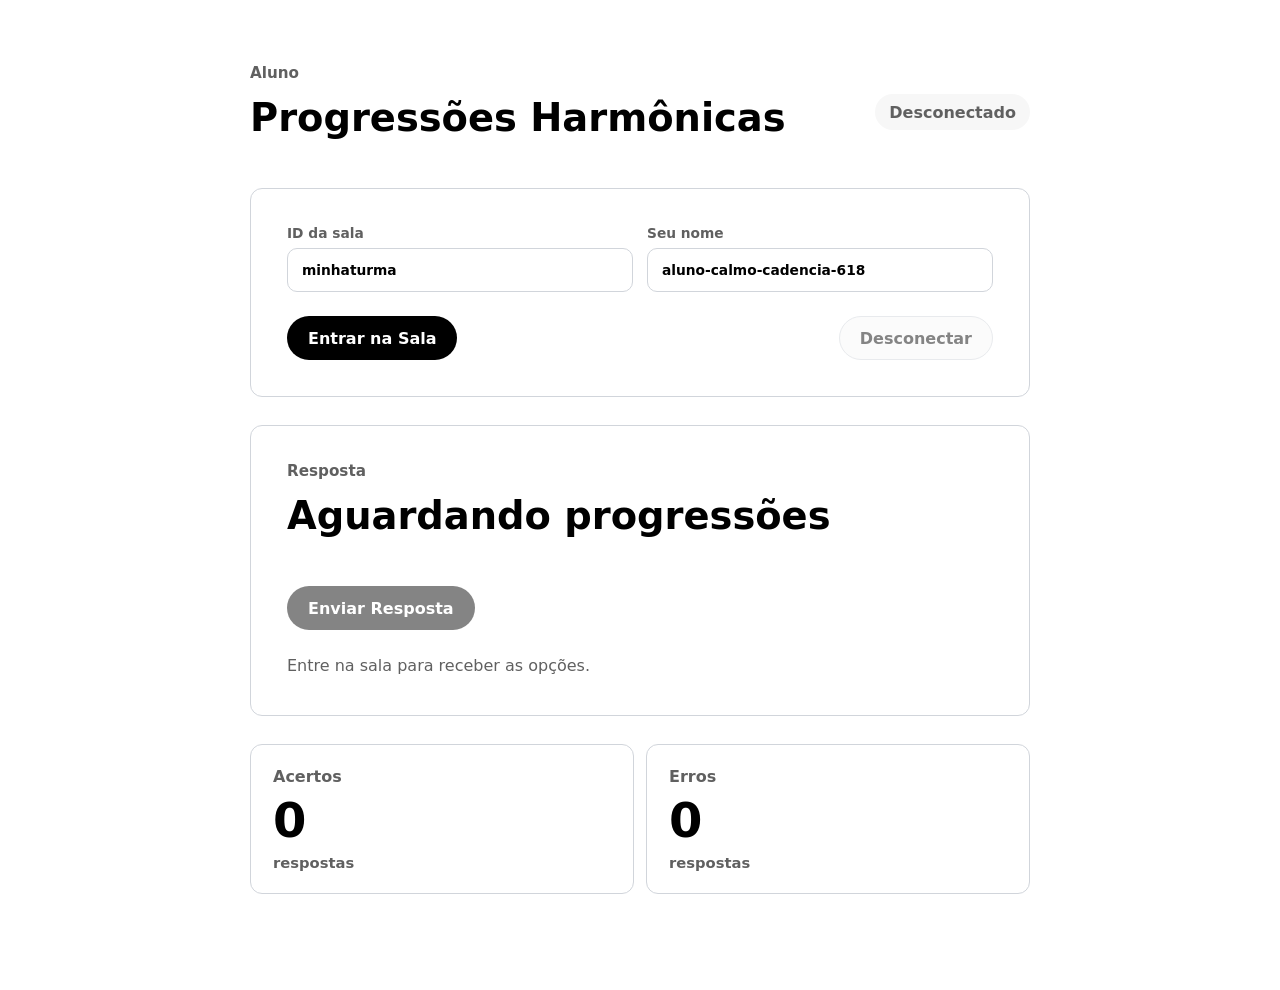
<file: progressions/students/index.html>
<!doctype html>
<html lang="pt-BR">
    <head>
        <meta charset="utf-8" />
        <meta name="viewport" content="width=device-width, initial-scale=1" />
        <title>Aluno - Sala de Progressões</title>
        <link rel="stylesheet" href="../styles.css" />
    </head>
    <body data-role="student">
        <main class="app-shell student-layout">
            <header class="topbar">
                <div>
                    <p class="eyebrow">Aluno</p>
                    <h2 style="margin-bottom: 20px">Progressões Harmônicas</h2>
                </div>
                <div class="status-pill" id="connection-status">Desconectado</div>
            </header>

            <section class="panel setup-panel">
                <div class="field-grid">
                    <label>
                        <span>ID da sala</span>
                        <input id="room-id" autocomplete="off" placeholder="minhaturma" />
                    </label>
                    <label>
                        <span>Seu nome</span>
                        <input id="user-name" autocomplete="off" />
                    </label>
                </div>
                <div class="action-row">
                    <button class="button primary" id="connect-room" type="button">Entrar na Sala</button>
                    <button class="button secondary" id="disconnect-room" type="button" disabled>Desconectar</button>
                </div>
            </section>

            <section class="panel answer-panel">
                <div class="section-heading">
                    <div>
                        <p class="eyebrow">Resposta</p>
                        <h2 id="student-prompt">Aguardando progressões</h2>
                    </div>
                </div>
                <div class="block-grid student-blocks" id="student-options"></div>
                <div class="action-row">
                    <button class="button primary" id="send-answer" type="button" disabled>Enviar Resposta</button>
                </div>
                <p class="quiet" id="answer-status">Entre na sala para receber as opções.</p>
            </section>

            <section class="metrics-grid student-score-grid">
                <article class="metric-card">
                    <span>Acertos</span>
                    <strong id="student-right-count">0</strong>
                    <em>respostas</em>
                </article>
                <article class="metric-card">
                    <span>Erros</span>
                    <strong id="student-wrong-count">0</strong>
                    <em>respostas</em>
                </article>
            </section>
        </main>

        <script src="../p2p.js"></script>
        <script src="../classroom.js"></script>
    </body>
</html>
</file>
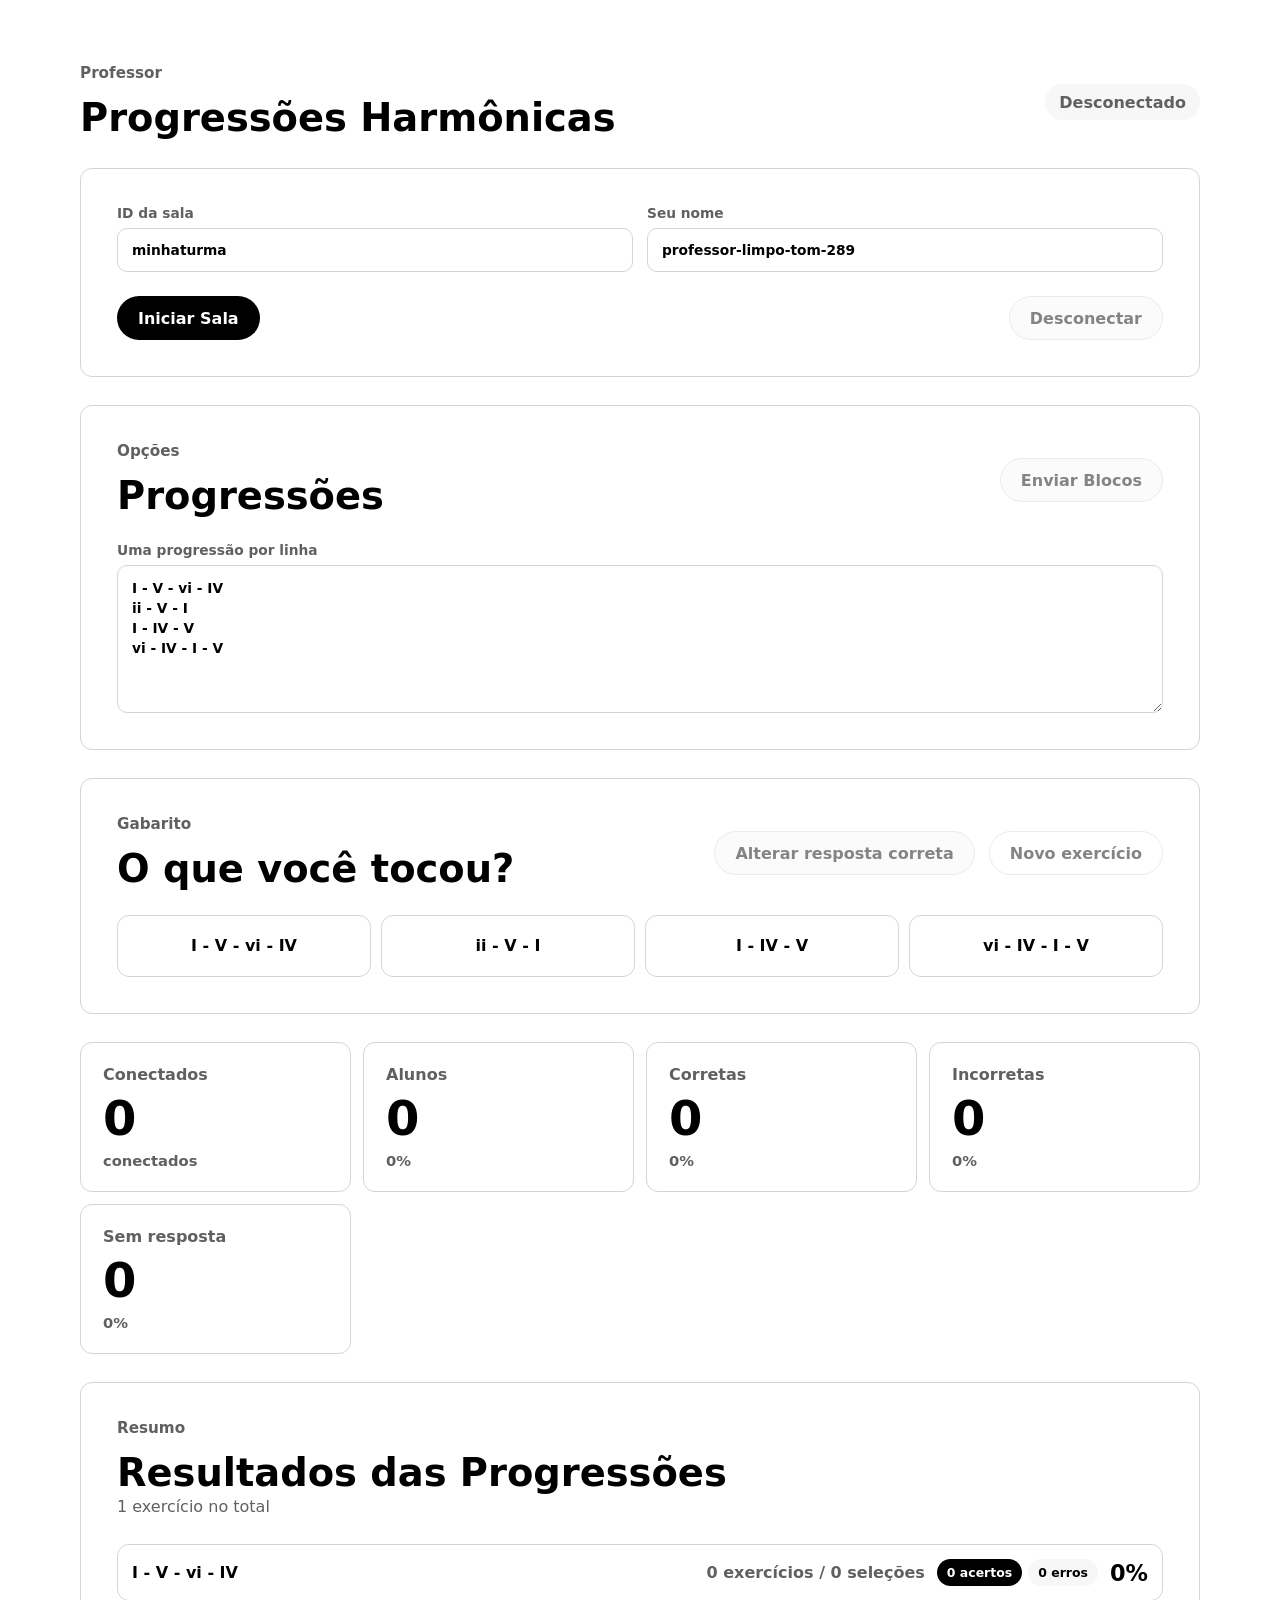
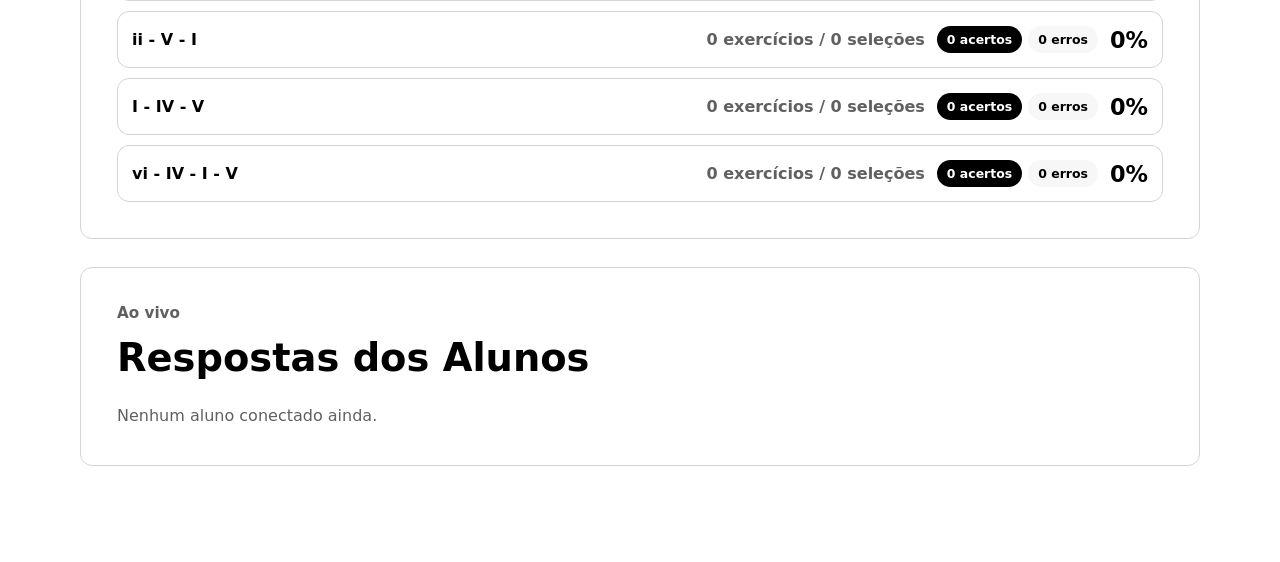
<file: progressions/teacher/index.html>
<!doctype html>
<html lang="pt-BR">
    <head>
        <meta charset="utf-8" />
        <meta name="viewport" content="width=device-width, initial-scale=1" />
        <title>Professor - Sala de Progressões</title>
        <link rel="stylesheet" href="../styles.css" />
    </head>
    <body data-role="teacher">
        <main class="app-shell teacher-layout">
            <header class="topbar">
                <div>
                    <p class="eyebrow">Professor</p>
                    <h2>Progressões Harmônicas</h2>
                </div>
                <div class="status-pill" id="connection-status">Desconectado</div>
            </header>

            <section class="panel setup-panel">
                <div class="field-grid">
                    <label>
                        <span>ID da sala</span>
                        <input id="room-id" autocomplete="off" placeholder="minhaturma" />
                    </label>
                    <label>
                        <span>Seu nome</span>
                        <input id="user-name" autocomplete="off" />
                    </label>
                </div>
                <div class="action-row">
                    <button class="button primary" id="connect-room" type="button">Iniciar Sala</button>
                    <button class="button secondary" id="disconnect-room" type="button" disabled>Desconectar</button>
                </div>
            </section>

            <section class="panel">
                <div class="section-heading">
                    <div>
                        <p class="eyebrow">Opções</p>
                        <h2>Progressões</h2>
                    </div>
                    <button class="button secondary" id="send-progressions" type="button" disabled>Enviar Blocos</button>
                </div>
                <label>
                    <span>Uma progressão por linha</span>
                    <textarea id="progression-input" rows="6">I - V - vi - IV
ii - V - I
I - IV - V
vi - IV - I - V</textarea>
                </label>
            </section>

            <section class="panel">
                <div class="section-heading">
                    <div>
                        <p class="eyebrow">Gabarito</p>
                        <h2>O que você tocou?</h2>
                    </div>
                    <div class="action-row compact-actions">
                        <button class="button secondary" id="correct-answer" type="button" disabled>
                            Alterar resposta correta
                        </button>
                        <button class="button danger" id="reset-round" type="button" disabled>Novo exercício</button>
                    </div>
                </div>
                <div class="block-grid" id="correct-options"></div>
            </section>

            <section class="metrics-grid">
                <article class="metric-card">
                    <span>Conectados</span>
                    <strong id="online-count">0</strong>
                    <em>conectados</em>
                </article>
                <article class="metric-card">
                    <span>Alunos</span>
                    <strong id="student-count">0</strong>
                    <em id="student-percent">100%</em>
                </article>
                <article class="metric-card">
                    <span>Corretas</span>
                    <strong id="correct-count">0</strong>
                    <em id="correct-percent">0%</em>
                </article>
                <article class="metric-card">
                    <span>Incorretas</span>
                    <strong id="incorrect-count">0</strong>
                    <em id="incorrect-percent">0%</em>
                </article>
                <article class="metric-card">
                    <span>Sem resposta</span>
                    <strong id="missing-count">0</strong>
                    <em id="missing-percent">0%</em>
                </article>
            </section>

            <section class="panel">
                <div class="section-heading">
                    <div>
                        <p class="eyebrow">Resumo</p>
                        <h2>Resultados das Progressões</h2>
                        <p class="quiet" id="exercise-counter">1 exercício no total</p>
                    </div>
                </div>
                <div class="progression-summary" id="progression-summary"></div>
            </section>

            <section class="panel">
                <div class="section-heading">
                    <div>
                        <p class="eyebrow">Ao vivo</p>
                        <h2>Respostas dos Alunos</h2>
                    </div>
                </div>
                <div class="response-list" id="response-list"></div>
            </section>
        </main>

        <script src="../p2p.js"></script>
        <script src="../classroom.js"></script>
    </body>
</html>
</file>
<file: progressions/styles.css>
:root {
    color-scheme: light;
    --bg: #ffffff;
    --surface: #ffffff;
    --surface-2: #f7f7f7;
    --text: #000000;
    --muted: #606060;
    --line: #d1d5db;
    --primary: #000000;
    --primary-dark: #303030;
    --accent: #606060;
    --danger: #000000;
    --ok: #000000;
    --shadow: none;
}

* {
    box-sizing: border-box;
}

body {
    margin: 0;
    min-height: 100vh;
    background: var(--bg);
    color: var(--text);
    font-family:
        Inter, ui-sans-serif, system-ui, -apple-system, BlinkMacSystemFont, "Segoe UI", sans-serif;
}

button,
input,
textarea {
    font: inherit;
}

.home-shell,
.app-shell {
    width: min(1120px, calc(100% - 32px));
    margin: 0 auto;
}

.home-shell {
    min-height: 100vh;
    display: grid;
    place-items: center;
}

.home-panel {
    width: min(620px, 100%);
    background: var(--surface);
    border: 0;
    border-radius: 0;
    box-shadow: none;
    padding: 0;
    text-align: center;
}

.app-shell {
    padding: 64px 0 96px;
    display: grid;
    gap: 28px;
}

.topbar,
.section-heading,
.room-link-row,
.action-row {
    display: flex;
    align-items: center;
    justify-content: space-between;
    gap: 14px;
}

h1,
h2,
p {
    margin: 0;
}

h1 {
    font-size: clamp(3.6rem, 9vw, 6rem);
    line-height: 0.95;
    letter-spacing: 0;
    font-weight: 900;
}

h2 {
    font-size: clamp(1.6rem, 3vw, 2.7rem);
    line-height: 1.15;
    font-weight: 900;
}

.eyebrow {
    color: var(--accent);
    font-size: 0.95rem;
    font-weight: 700;
    letter-spacing: 0;
    text-transform: none;
    margin-bottom: 14px;
}

.lede,
.quiet {
    color: var(--muted);
    line-height: 1.55;
}

.home-actions {
    display: flex;
    gap: 12px;
    justify-content: center;
    margin-top: 36px;
}

.compact-actions {
    justify-content: flex-end;
}

.panel,
.metric-card {
    background: var(--surface);
    border: 1px solid var(--line);
    border-radius: 12px;
    box-shadow: none;
}

.panel {
    padding: clamp(22px, 4vw, 36px);
    display: grid;
    gap: 24px;
}

.field-grid {
    display: grid;
    grid-template-columns: repeat(2, minmax(0, 1fr));
    gap: 14px;
}

label {
    display: grid;
    gap: 7px;
    color: var(--muted);
    font-size: 0.86rem;
    font-weight: 700;
}

input,
textarea {
    width: 100%;
    border: 1px solid var(--line);
    border-radius: 10px;
    background: #ffffff;
    color: var(--text);
    padding: 13px 14px;
    outline: none;
}

textarea {
    resize: vertical;
    min-height: 136px;
    line-height: 1.45;
}

input:focus,
textarea:focus {
    border-color: var(--primary);
    box-shadow: 0 0 0 3px rgba(0, 0, 0, 0.08);
}

.room-link-row label {
    flex: 1;
}

.qr-panel {
    border: 1px solid var(--line);
    border-radius: 12px;
    display: grid;
    grid-template-columns: 1fr auto;
    align-items: center;
    gap: 28px;
    padding: 28px;
}

.qr-panel img {
    width: min(320px, 42vw);
    height: min(320px, 42vw);
    border: 1px solid var(--line);
    border-radius: 8px;
    padding: 14px;
    background: white;
}

.qr-panel-small {
    padding: 18px;
}

.qr-panel-small img {
    width: min(180px, 30vw);
    height: min(180px, 30vw);
    padding: 10px;
}

.button {
    min-height: 44px;
    border: 1px solid transparent;
    border-radius: 999px;
    padding: 0 20px;
    display: inline-flex;
    align-items: center;
    justify-content: center;
    color: inherit;
    text-decoration: none;
    font-weight: 800;
    cursor: pointer;
}

.button.primary {
    background: var(--primary);
    color: white;
}

.button.primary:hover {
    background: var(--primary-dark);
    transform: translateY(-1px);
}

.button.secondary {
    background: var(--surface-2);
    border-color: var(--line);
}

.button.secondary:hover {
    background: var(--primary);
    border-color: var(--primary);
    color: white;
    transform: translateY(-1px);
}

.button.danger {
    background: #ffffff;
    border-color: var(--line);
    color: var(--danger);
}

.button.danger:hover {
    background: var(--primary);
    border-color: var(--primary);
    color: white;
}

.button:disabled {
    cursor: not-allowed;
    opacity: 0.48;
}

.status-pill {
    min-width: 112px;
    min-height: 36px;
    border-radius: 999px;
    display: inline-flex;
    align-items: center;
    justify-content: center;
    background: var(--surface-2);
    color: var(--muted);
    font-weight: 900;
    padding: 0 14px;
}

.status-pill.connected {
    background: var(--primary);
    color: white;
}

.block-grid {
    display: grid;
    grid-template-columns: repeat(auto-fit, minmax(180px, 1fr));
    gap: 10px;
}

.progression-block {
    min-height: 62px;
    border: 1px solid var(--line);
    border-radius: 12px;
    background: #ffffff;
    color: var(--text);
    display: flex;
    align-items: center;
    justify-content: center;
    padding: 12px;
    text-align: center;
    font-weight: 900;
    line-height: 1.25;
    cursor: pointer;
}

.progression-block:hover {
    border-color: var(--primary);
    transform: translateY(-2px);
}

.progression-block:disabled {
    cursor: not-allowed;
    opacity: 0.72;
    transform: none;
}

.progression-block.selected {
    background: #000000;
    border-color: var(--primary);
    color: white;
}

.progression-block.correct {
    background: #000000;
    border-color: var(--ok);
    color: white;
}

.progression-block.revealed {
    box-shadow: inset 0 0 0 2px var(--ok);
}

.metrics-grid {
    display: grid;
    grid-template-columns: repeat(4, minmax(0, 1fr));
    gap: 12px;
}

.metric-card {
    padding: 22px;
    display: grid;
    gap: 10px;
}

.metric-card span {
    color: var(--muted);
    font-weight: 800;
}

.metric-card strong {
    font-size: 3rem;
    line-height: 1;
}

.metric-card em {
    color: var(--muted);
    font-size: 0.92rem;
    font-style: normal;
    font-weight: 900;
}

.response-list {
    display: grid;
    gap: 8px;
}

.progression-summary {
    display: grid;
    gap: 10px;
}

.summary-row {
    border: 1px solid var(--line);
    border-radius: 12px;
    display: grid;
    grid-template-columns: minmax(180px, 1fr) minmax(120px, auto) auto auto;
    align-items: center;
    gap: 12px;
    padding: 14px;
}

.summary-row .progression-name {
    font-weight: 900;
}

.summary-row .progression-count {
    color: var(--muted);
    font-weight: 800;
}

.summary-split {
    display: flex;
    flex-wrap: wrap;
    gap: 6px;
}

.summary-row .progression-percent {
    font-size: 1.4rem;
    font-weight: 900;
}

.response-row {
    min-height: 52px;
    border: 1px solid var(--line);
    border-radius: 12px;
    display: grid;
    grid-template-columns: minmax(120px, 1fr) minmax(160px, 2fr) auto;
    align-items: center;
    gap: 12px;
    padding: 10px 12px;
}

.response-row .name {
    font-weight: 900;
}

.response-row .choice {
    color: var(--muted);
}

.badge {
    border-radius: 999px;
    padding: 6px 10px;
    font-size: 0.78rem;
    font-weight: 900;
    background: var(--surface-2);
    color: var(--muted);
}

.badge.correct {
    background: #000000;
    color: white;
}

.badge.incorrect {
    background: #f7f7f7;
    color: #000000;
}

.student-layout {
    max-width: 780px;
}

.student-score-grid {
    grid-template-columns: repeat(2, minmax(0, 1fr));
}

.answers-layout {
    max-width: 1120px;
}

.answers-setup-grid {
    grid-template-columns: 1fr;
}

.screen-reader-field {
    position: absolute;
    width: 1px;
    height: 1px;
    overflow: hidden;
    clip: rect(0, 0, 0, 0);
    white-space: nowrap;
}

.student-blocks {
    grid-template-columns: 1fr;
}

.student-blocks .progression-block {
    min-height: 78px;
    font-size: 1.08rem;
}

@media (max-width: 760px) {
    .topbar,
    .section-heading,
    .room-link-row,
    .qr-panel,
    .action-row,
    .home-actions {
        align-items: stretch;
        flex-direction: column;
    }

    .qr-panel {
        display: flex;
    }

    .qr-panel img {
        width: min(320px, 82vw);
        height: min(320px, 82vw);
        align-self: center;
    }

    .qr-panel-small img {
        width: min(180px, 62vw);
        height: min(180px, 62vw);
    }

    .field-grid,
    .metrics-grid {
        grid-template-columns: 1fr;
    }

    .response-row {
        grid-template-columns: 1fr;
    }

    .summary-row {
        grid-template-columns: 1fr;
    }
}
</file>
<file: styles.css>
:root {
    color-scheme: light;
    --bg: #ffffff;
    --surface: #ffffff;
    --surface-2: #f7f7f7;
    --text: #000000;
    --muted: #606060;
    --line: #d1d5db;
    --primary: #000000;
    --primary-dark: #303030;
    --accent: #606060;
    --danger: #000000;
    --ok: #000000;
    --shadow: none;
}

* {
    box-sizing: border-box;
}

body {
    margin: 0;
    min-height: 100vh;
    background: var(--bg);
    color: var(--text);
    font-family:
        Inter, ui-sans-serif, system-ui, -apple-system, BlinkMacSystemFont, "Segoe UI", sans-serif;
}

button,
input,
textarea {
    font: inherit;
}

.home-shell,
.app-shell {
    width: min(1120px, calc(100% - 32px));
    margin: 0 auto;
}

.home-shell {
    min-height: 100vh;
    display: grid;
    place-items: center;
}

.home-panel {
    width: min(620px, 100%);
    background: var(--surface);
    border: 0;
    border-radius: 0;
    box-shadow: none;
    padding: 0;
    text-align: center;
}

.app-shell {
    padding: 64px 0 96px;
    display: grid;
    gap: 28px;
}

.topbar,
.section-heading,
.room-link-row,
.action-row {
    display: flex;
    align-items: center;
    justify-content: space-between;
    gap: 14px;
}

h1,
h2,
p {
    margin: 0;
}

h1 {
    font-size: clamp(3.6rem, 9vw, 6rem);
    line-height: 0.95;
    letter-spacing: 0;
    font-weight: 900;
}

h2 {
    font-size: clamp(1.6rem, 3vw, 2.7rem);
    line-height: 1.15;
    font-weight: 900;
}

.eyebrow {
    color: var(--accent);
    font-size: 0.95rem;
    font-weight: 700;
    letter-spacing: 0;
    text-transform: none;
    margin-bottom: 14px;
}

.lede,
.quiet {
    color: var(--muted);
    line-height: 1.55;
}

.home-actions {
    display: flex;
    gap: 12px;
    justify-content: center;
    margin-top: 36px;
}

.compact-actions {
    justify-content: flex-end;
}

.panel,
.metric-card {
    background: var(--surface);
    border: 1px solid var(--line);
    border-radius: 12px;
    box-shadow: none;
}

.panel {
    padding: clamp(22px, 4vw, 36px);
    display: grid;
    gap: 24px;
}

.field-grid {
    display: grid;
    grid-template-columns: repeat(2, minmax(0, 1fr));
    gap: 14px;
}

label {
    display: grid;
    gap: 7px;
    color: var(--muted);
    font-size: 0.86rem;
    font-weight: 700;
}

input,
textarea {
    width: 100%;
    border: 1px solid var(--line);
    border-radius: 10px;
    background: #ffffff;
    color: var(--text);
    padding: 13px 14px;
    outline: none;
}

textarea {
    resize: vertical;
    min-height: 136px;
    line-height: 1.45;
}

input:focus,
textarea:focus {
    border-color: var(--primary);
    box-shadow: 0 0 0 3px rgba(0, 0, 0, 0.08);
}

.room-link-row label {
    flex: 1;
}

.qr-panel {
    border: 1px solid var(--line);
    border-radius: 12px;
    display: grid;
    grid-template-columns: 1fr auto;
    align-items: center;
    gap: 28px;
    padding: 28px;
}

.qr-panel img {
    width: min(320px, 42vw);
    height: min(320px, 42vw);
    border: 1px solid var(--line);
    border-radius: 8px;
    padding: 14px;
    background: white;
}

.qr-panel-small {
    padding: 18px;
}

.qr-panel-small img {
    width: min(180px, 30vw);
    height: min(180px, 30vw);
    padding: 10px;
}

.button {
    min-height: 44px;
    border: 1px solid transparent;
    border-radius: 999px;
    padding: 0 20px;
    display: inline-flex;
    align-items: center;
    justify-content: center;
    color: inherit;
    text-decoration: none;
    font-weight: 800;
    cursor: pointer;
}

.button.primary {
    background: var(--primary);
    color: white;
}

.button.primary:hover {
    background: var(--primary-dark);
    transform: translateY(-1px);
}

.button.secondary {
    background: var(--surface-2);
    border-color: var(--line);
}

.button.secondary:hover {
    background: var(--primary);
    border-color: var(--primary);
    color: white;
    transform: translateY(-1px);
}

.button.danger {
    background: #ffffff;
    border-color: var(--line);
    color: var(--danger);
}

.button.danger:hover {
    background: var(--primary);
    border-color: var(--primary);
    color: white;
}

.button:disabled {
    cursor: not-allowed;
    opacity: 0.48;
}

.status-pill {
    min-width: 112px;
    min-height: 36px;
    border-radius: 999px;
    display: inline-flex;
    align-items: center;
    justify-content: center;
    background: var(--surface-2);
    color: var(--muted);
    font-weight: 900;
    padding: 0 14px;
}

.status-pill.connected {
    background: var(--primary);
    color: white;
}

.block-grid {
    display: grid;
    grid-template-columns: repeat(auto-fit, minmax(180px, 1fr));
    gap: 10px;
}

.progression-block {
    min-height: 62px;
    border: 1px solid var(--line);
    border-radius: 12px;
    background: #ffffff;
    color: var(--text);
    display: flex;
    align-items: center;
    justify-content: center;
    padding: 12px;
    text-align: center;
    font-weight: 900;
    line-height: 1.25;
    cursor: pointer;
}

.progression-block:hover {
    border-color: var(--primary);
    transform: translateY(-2px);
}

.progression-block:disabled {
    cursor: not-allowed;
    opacity: 0.72;
    transform: none;
}

.progression-block.selected {
    background: #000000;
    border-color: var(--primary);
    color: white;
}

.progression-block.correct {
    background: #000000;
    border-color: var(--ok);
    color: white;
}

.progression-block.revealed {
    box-shadow: inset 0 0 0 2px var(--ok);
}

.metrics-grid {
    display: grid;
    grid-template-columns: repeat(4, minmax(0, 1fr));
    gap: 12px;
}

.metric-card {
    padding: 22px;
    display: grid;
    gap: 10px;
}

.metric-card span {
    color: var(--muted);
    font-weight: 800;
}

.metric-card strong {
    font-size: 3rem;
    line-height: 1;
}

.metric-card em {
    color: var(--muted);
    font-size: 0.92rem;
    font-style: normal;
    font-weight: 900;
}

.response-list {
    display: grid;
    gap: 8px;
}

.progression-summary {
    display: grid;
    gap: 10px;
}

.summary-row {
    border: 1px solid var(--line);
    border-radius: 12px;
    display: grid;
    grid-template-columns: minmax(180px, 1fr) minmax(120px, auto) auto auto;
    align-items: center;
    gap: 12px;
    padding: 14px;
}

.summary-row .progression-name {
    font-weight: 900;
}

.summary-row .progression-count {
    color: var(--muted);
    font-weight: 800;
}

.summary-split {
    display: flex;
    flex-wrap: wrap;
    gap: 6px;
}

.summary-row .progression-percent {
    font-size: 1.4rem;
    font-weight: 900;
}

.response-row {
    min-height: 52px;
    border: 1px solid var(--line);
    border-radius: 12px;
    display: grid;
    grid-template-columns: minmax(120px, 1fr) minmax(160px, 2fr) auto;
    align-items: center;
    gap: 12px;
    padding: 10px 12px;
}

.response-row .name {
    font-weight: 900;
}

.response-row .choice {
    color: var(--muted);
}

.badge {
    border-radius: 999px;
    padding: 6px 10px;
    font-size: 0.78rem;
    font-weight: 900;
    background: var(--surface-2);
    color: var(--muted);
}

.badge.correct {
    background: #000000;
    color: white;
}

.badge.incorrect {
    background: #f7f7f7;
    color: #000000;
}

.student-layout {
    max-width: 780px;
}

.student-score-grid {
    grid-template-columns: repeat(2, minmax(0, 1fr));
}

.answers-layout {
    max-width: 1120px;
}

.answers-setup-grid {
    grid-template-columns: 1fr;
}

.screen-reader-field {
    position: absolute;
    width: 1px;
    height: 1px;
    overflow: hidden;
    clip: rect(0, 0, 0, 0);
    white-space: nowrap;
}

.student-blocks {
    grid-template-columns: 1fr;
}

.student-blocks .progression-block {
    min-height: 78px;
    font-size: 1.08rem;
}

@media (max-width: 760px) {
    .topbar,
    .section-heading,
    .room-link-row,
    .qr-panel,
    .action-row,
    .home-actions {
        align-items: stretch;
        flex-direction: column;
    }

    .qr-panel {
        display: flex;
    }

    .qr-panel img {
        width: min(320px, 82vw);
        height: min(320px, 82vw);
        align-self: center;
    }

    .qr-panel-small img {
        width: min(180px, 62vw);
        height: min(180px, 62vw);
    }

    .field-grid,
    .metrics-grid {
        grid-template-columns: 1fr;
    }

    .response-row {
        grid-template-columns: 1fr;
    }

    .summary-row {
        grid-template-columns: 1fr;
    }
}
</file>
